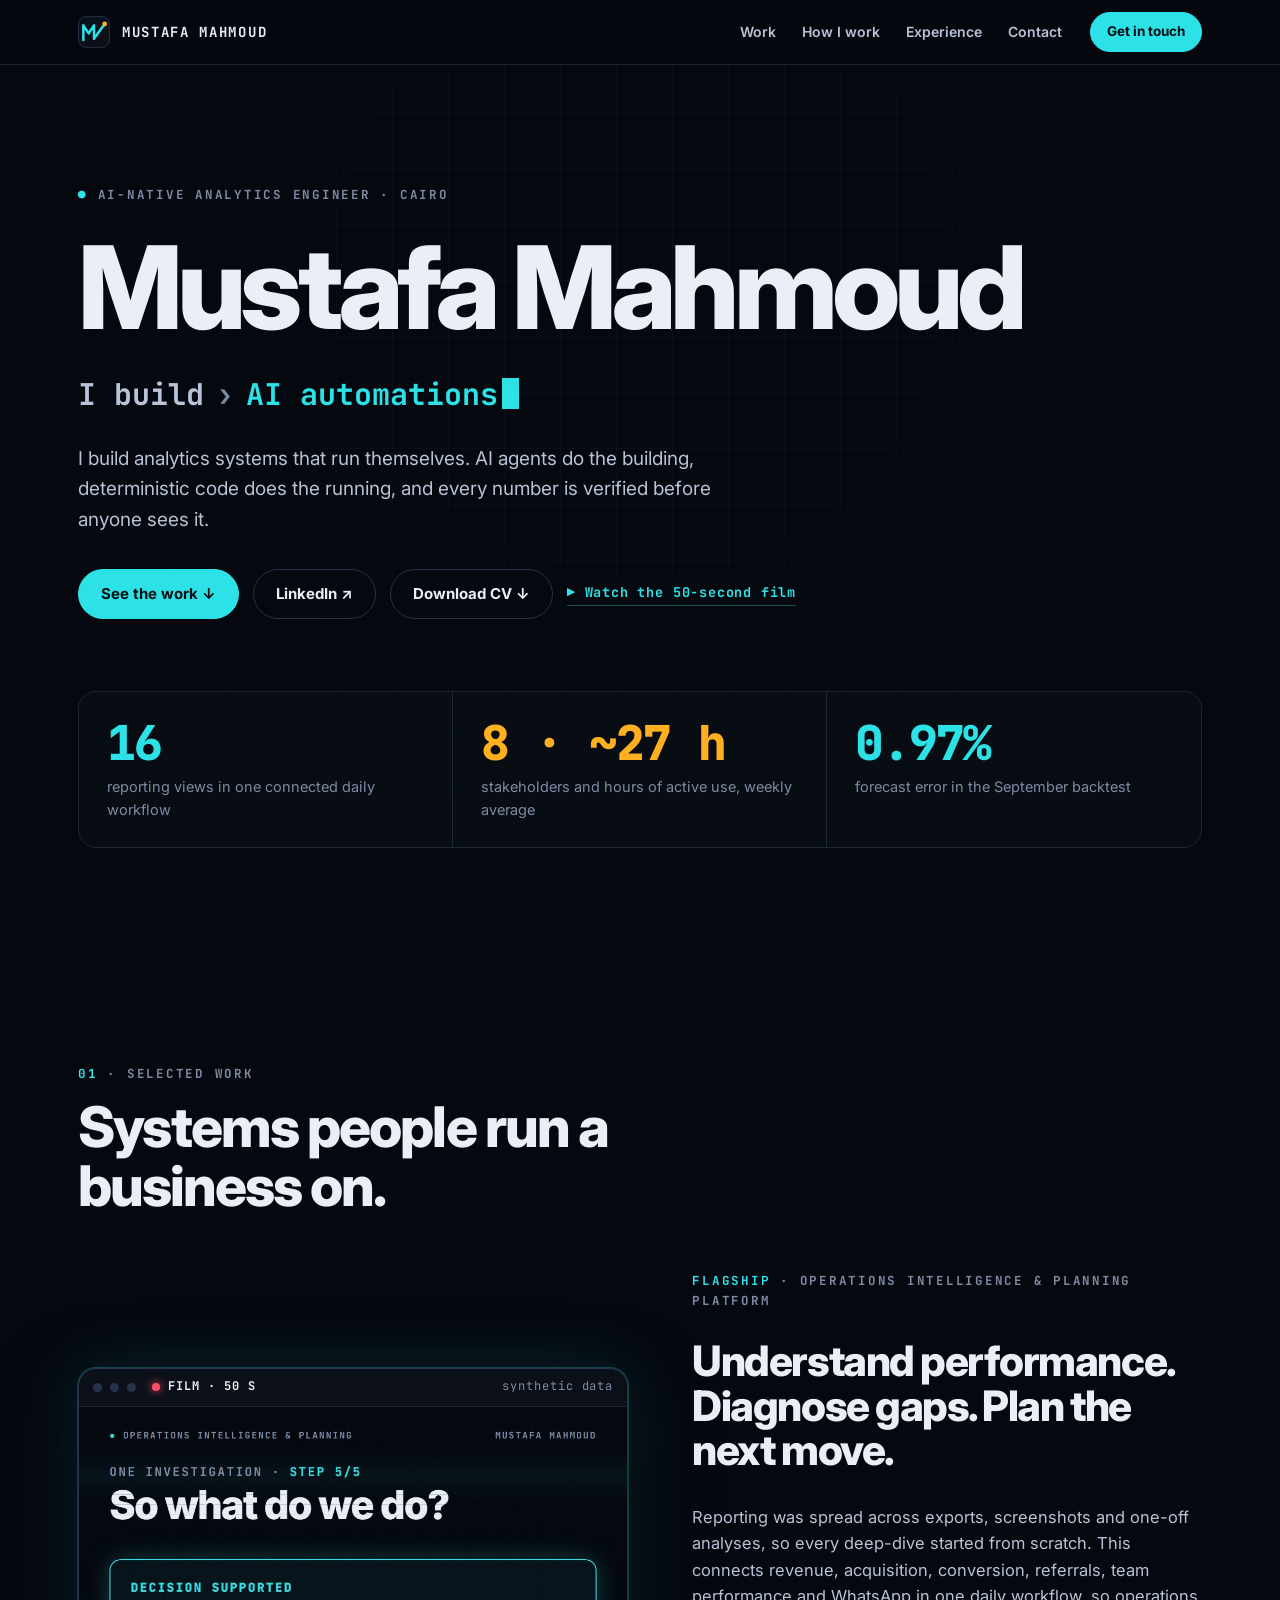
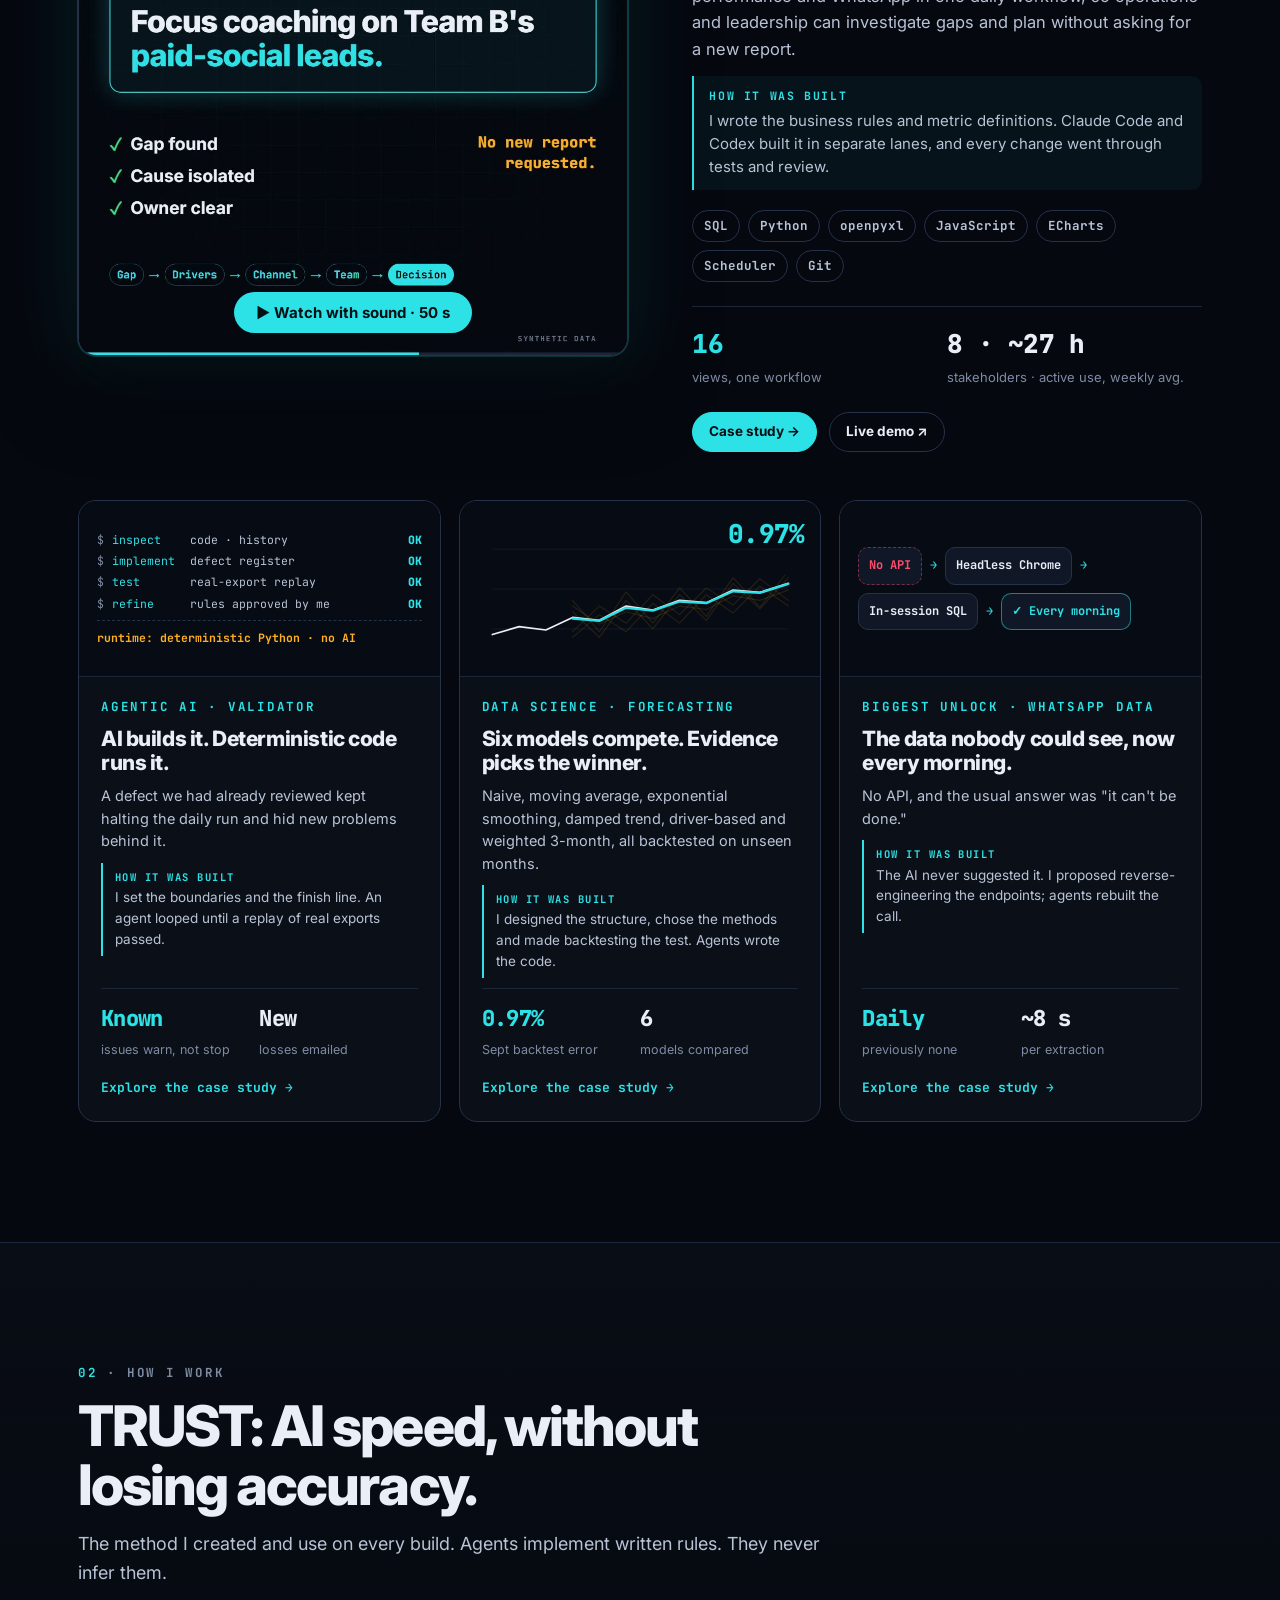
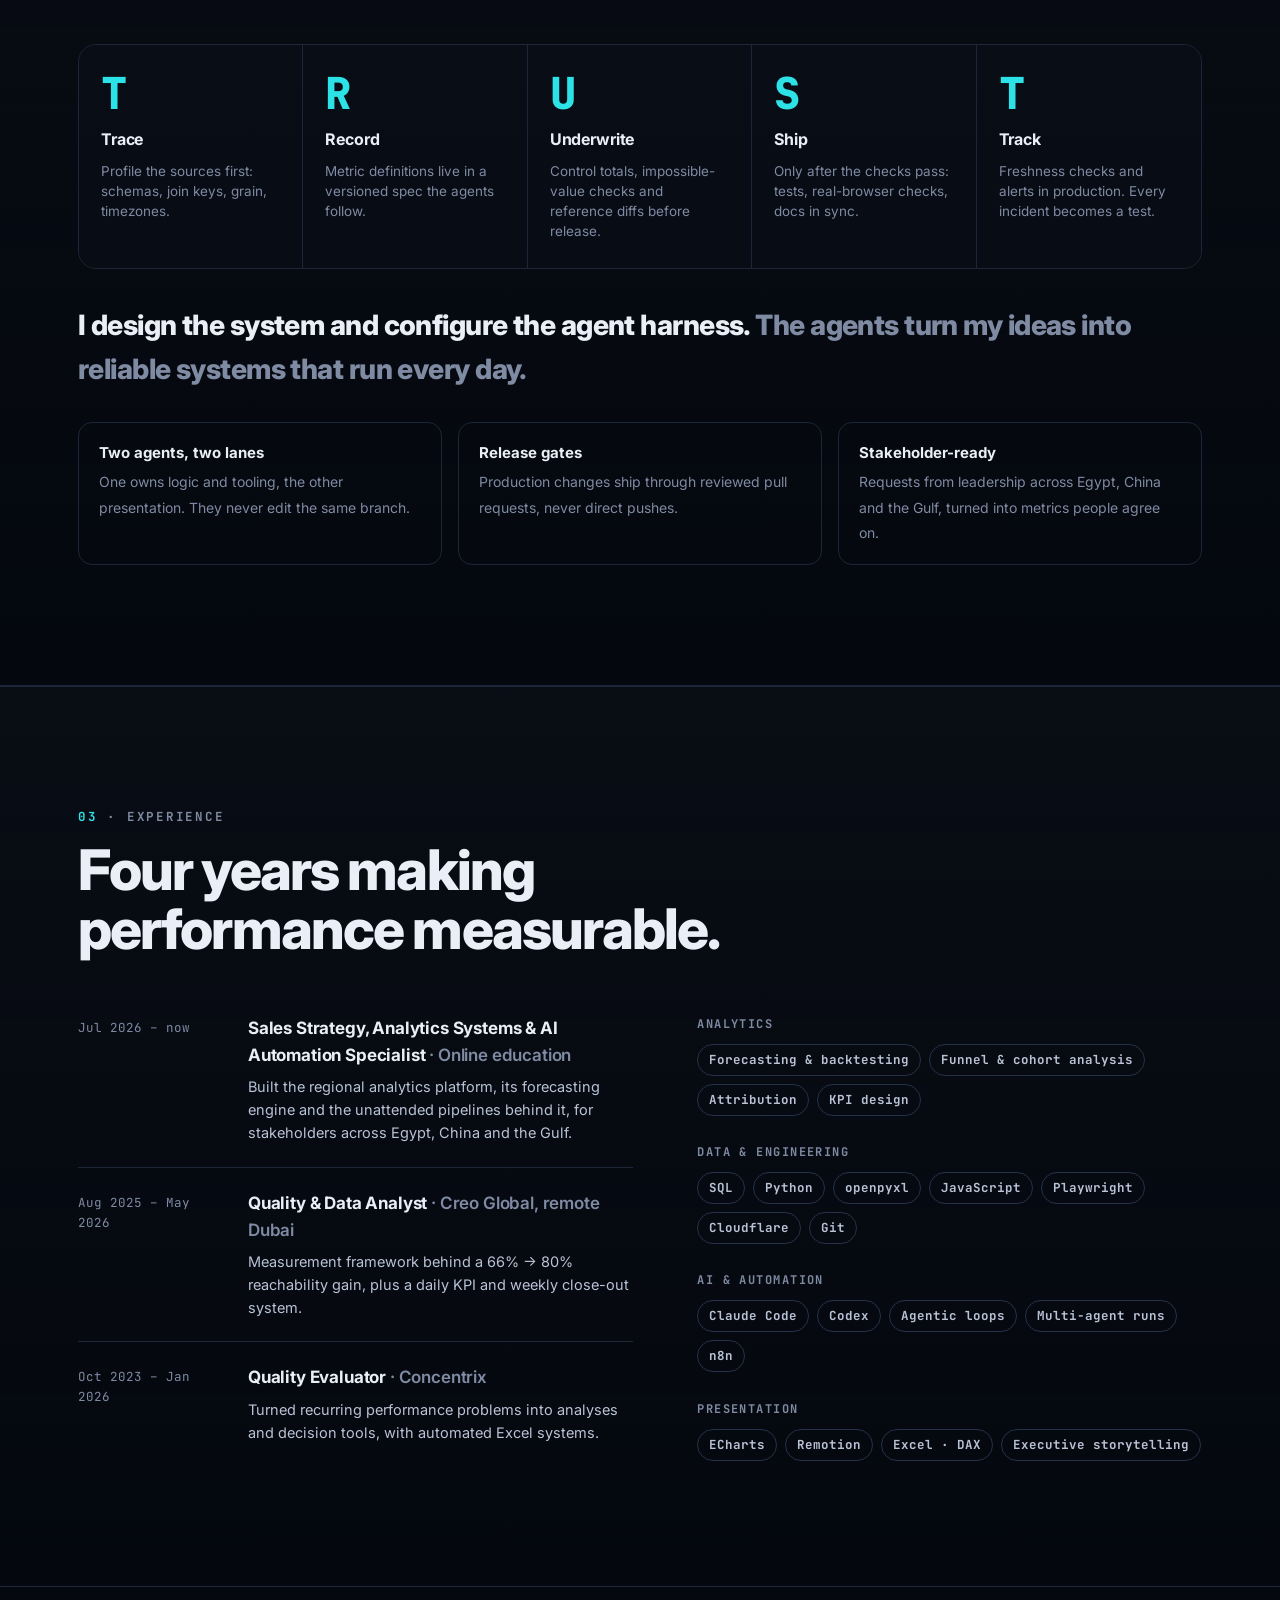
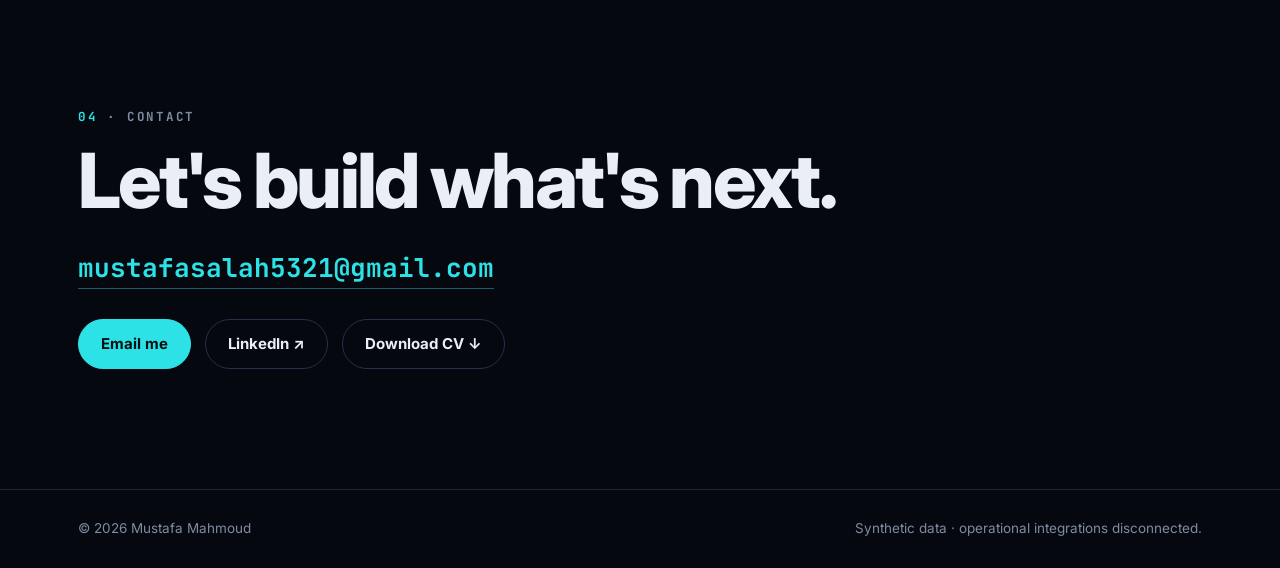
<file: index.html>
<!doctype html>
<html lang="en">
<head>
<meta charset="utf-8">
<meta name="viewport" content="width=device-width,initial-scale=1">
<meta name="robots" content="noindex,nofollow">
<title>Mustafa Mahmoud | AI-Native Analytics Engineer</title>
<meta name="description" content="Mustafa Mahmoud designs analytics systems and configures the agents that build them: an operations intelligence and planning platform, a forecasting engine where six models compete, and the daily pipelines behind them.">
<meta property="og:type" content="website">
<meta property="og:title" content="Mustafa Mahmoud | AI-Native Analytics Engineer">
<meta property="og:description" content="Mustafa Mahmoud designs analytics systems and configures the agents that build them: an operations intelligence and planning platform, a forecasting engine where six models compete, and the daily pipelines behind them.">
<meta property="og:url" content="https://mustafasalah7.github.io/Portfolio-website/">
<meta property="og:image" content="https://mustafasalah7.github.io/Portfolio-website/assets/og.png">
<meta property="og:image:width" content="1200">
<meta property="og:image:height" content="630">
<meta name="twitter:card" content="summary_large_image">
<link rel="icon" type="image/svg+xml" href="assets/logo.svg">
<link rel="preconnect" href="https://fonts.googleapis.com">
<link rel="preconnect" href="https://fonts.gstatic.com" crossorigin>
<link href="https://fonts.googleapis.com/css2?family=Inter:wght@400;500;600;700;800&family=JetBrains+Mono:wght@500;700;800&display=swap" rel="stylesheet">
<style>
:root{
  --bg:#05080f;--bg2:#080d17;--surface:#0b1018;--surface2:#101827;--line:#1c2638;--line2:#26324a;
  --ink:#e9eef7;--ink2:#b9c3d6;--dim:#7f8ba3;--cyan:#2de2e6;--amber:#ffb020;--red:#ff4d6d;
  --sans:'Inter',system-ui,sans-serif;--mono:'JetBrains Mono',ui-monospace,Consolas,monospace;
}
*{box-sizing:border-box;margin:0;padding:0}
html{scroll-behavior:smooth;scroll-padding-top:72px}
body{background:var(--bg);color:var(--ink);font-family:var(--sans);line-height:1.6;font-size:16px;-webkit-font-smoothing:antialiased}
a{color:inherit}
img,video{display:block;max-width:100%}
.wrap{max-width:1180px;margin:0 auto;padding:0 28px}
.mono{font-family:var(--mono)}
.eyebrow{font-family:var(--mono);font-size:12.5px;font-weight:700;letter-spacing:.14em;text-transform:uppercase;color:var(--dim)}
.eyebrow b{color:var(--cyan);font-weight:700}
h1,h2,h3{letter-spacing:-.035em;line-height:1.05}
section{position:relative;padding:120px 0}
.sec-head{margin-bottom:56px;max-width:760px}
.sec-head h2{font-size:clamp(34px,4.6vw,56px);font-weight:800;margin-top:14px}
.sec-head p{color:var(--ink2);font-size:18px;margin-top:16px}

/* grid backdrop + scan line */
.grid-bg{position:fixed;inset:0;pointer-events:none;z-index:0;
  background-image:linear-gradient(rgba(45,226,230,.04) 1px,transparent 1px),linear-gradient(90deg,rgba(45,226,230,.04) 1px,transparent 1px);
  background-size:56px 56px;mask-image:radial-gradient(ellipse at 50% 30%,#000 25%,transparent 80%)}
main,header,footer{position:relative;z-index:1}

/* nav */
header{position:sticky;top:0;z-index:20;background:rgba(5,8,15,.82);backdrop-filter:blur(10px);border-bottom:1px solid var(--line)}
.nav{display:flex;align-items:center;height:64px;gap:28px}
.brand{font-family:var(--mono);font-weight:700;font-size:14px;letter-spacing:.12em;text-decoration:none}
.brand i{display:inline-block;width:8px;height:8px;border-radius:50%;background:var(--cyan);margin-right:10px;box-shadow:0 0 12px var(--cyan)}
.nav nav{margin-left:auto;display:flex;gap:26px;font-size:14px;font-weight:600;color:var(--ink2)}
.nav nav a{text-decoration:none}.nav nav a:hover{color:var(--ink)}
.btn{display:inline-flex;align-items:center;gap:8px;font-weight:700;font-size:15px;text-decoration:none;border-radius:999px;padding:12px 22px;border:1.5px solid var(--line2);transition:border-color .2s,background .2s,transform .2s}
.btn:hover{border-color:var(--cyan);transform:translateY(-1px)}
.btn.primary{background:var(--cyan);border-color:var(--cyan);color:#041014}
.btn.primary:hover{background:#5ff0f2}
.btn.sm{padding:8px 16px;font-size:13.5px}

/* hero */
.hero{padding:120px 0 96px}
.hero h1{font-size:clamp(54px,9vw,118px);font-weight:800;letter-spacing:-.05em}
.type{font-family:var(--mono);font-size:clamp(20px,2.6vw,30px);font-weight:700;margin-top:22px;min-height:1.5em;color:var(--ink2)}
.type .arrow{color:var(--dim);margin:0 12px}
.type .word{color:var(--cyan)}
.type .caret{display:inline-block;width:.55em;height:1.05em;background:var(--cyan);vertical-align:-.15em;margin-left:4px;animation:blink 1s steps(1) infinite}
@keyframes blink{50%{opacity:0}}
.hero .lead{max-width:640px;font-size:19px;color:var(--ink2);margin-top:26px}
.hero .cta{display:flex;gap:14px;margin-top:34px;flex-wrap:wrap}
.kpis{display:grid;grid-template-columns:repeat(3,1fr);margin-top:72px;border:1px solid var(--line);border-radius:18px;overflow:hidden;background:rgba(11,16,24,.7)}
.kpis div{padding:26px 28px;border-right:1px solid var(--line)}
.kpis div:last-child{border-right:0}
.kpis b{display:block;font-family:var(--mono);font-size:clamp(34px,4vw,48px);font-weight:800;letter-spacing:-.04em;line-height:1.05}
.kpis span{display:block;color:var(--dim);font-size:14.5px;margin-top:6px}
.c{color:var(--cyan)}.a{color:var(--amber)}

/* projects */
.proj{display:grid;grid-template-columns:1.08fr 1fr;gap:64px;align-items:center;padding:64px 0;border-top:1px solid var(--line)}
.proj:first-of-type{border-top:0;padding-top:0;padding-bottom:40px}
.proj.rev .visual{order:2}
.proj h3{font-size:clamp(30px,3.4vw,42px);font-weight:800;margin:14px 0 18px}
.proj .story{display:grid;gap:14px}
.proj .story p{color:var(--ink2);font-size:16.5px}
.proj .story p b{color:var(--ink);font-weight:700}
.built{border-left:2px solid var(--cyan);background:rgba(45,226,230,.05);border-radius:0 10px 10px 0;padding:11px 15px;font-size:15px;color:var(--ink2);line-height:1.55}
.built b{display:block;font-family:var(--mono);font-size:11.5px;letter-spacing:.14em;color:var(--cyan);margin-bottom:4px}
.chips{display:flex;flex-wrap:wrap;gap:8px;margin-top:6px}
.chips span{font-family:var(--mono);font-size:12.5px;font-weight:700;color:var(--ink2);border:1px solid var(--line2);border-radius:999px;padding:5px 11px}
.outcome{display:grid;grid-template-columns:repeat(3,1fr);gap:0;margin-top:10px;border-top:1px solid var(--line)}
.outcome div{padding:16px 14px 0 0}
.outcome b{display:block;font-family:var(--mono);font-size:26px;font-weight:800;letter-spacing:-.03em}
.outcome span{display:block;font-size:13px;color:var(--dim);line-height:1.4;margin-top:4px}
.links{display:flex;gap:12px;flex-wrap:wrap;margin-top:12px}
.frame{position:relative;border:1px solid var(--line2);border-radius:18px;background:var(--surface);overflow:hidden;box-shadow:0 30px 80px rgba(0,0,0,.5),0 0 0 1px rgba(45,226,230,.04)}
.frame .bar{display:flex;align-items:center;gap:8px;height:38px;padding:0 14px;border-bottom:1px solid var(--line);font-family:var(--mono);font-size:12px;color:var(--dim);letter-spacing:.08em}
.frame .bar i{width:9px;height:9px;border-radius:50%;background:var(--line2)}
.frame .bar em{margin-left:auto;font-style:normal}
.frame video{width:100%;aspect-ratio:1/1;background:#05080f}

/* forecast chart */
.chart{padding:26px 26px 20px}
.chart svg{width:100%;height:auto;display:block}
.chart .line{fill:none;stroke-linecap:round;stroke-linejoin:round}
.chart .model{stroke:var(--amber);stroke-width:2;opacity:.55;stroke-dasharray:600;stroke-dashoffset:600;transition:stroke-dashoffset 1.4s ease, opacity .6s ease 1.6s}
.chart .win{stroke:var(--cyan);stroke-width:4;stroke-dasharray:600;stroke-dashoffset:600;transition:stroke-dashoffset 1.6s ease .3s}
.chart .act{stroke:var(--ink);stroke-width:3;stroke-dasharray:900;stroke-dashoffset:900;transition:stroke-dashoffset 1.2s ease}
.in .chart .model{stroke-dashoffset:0;opacity:.12}
.in .chart .win,.in .chart .act{stroke-dashoffset:0}
.chart .legend{display:flex;flex-wrap:wrap;gap:6px 18px;margin-top:14px;font-family:var(--mono);font-size:12px;color:var(--dim)}
.chart .legend s{color:#3d4964}
.chart .legend b{color:var(--cyan)}
.badge{position:absolute;right:22px;top:58px;text-align:right;font-family:var(--mono)}
.badge b{display:block;font-size:44px;font-weight:800;color:var(--cyan);letter-spacing:-.04em;line-height:1}
.badge span{font-size:11.5px;color:var(--dim);letter-spacing:.1em}

/* flow diagram */
.flow{padding:30px 26px;display:grid;gap:14px}
.node{display:flex;align-items:center;gap:16px;border:1px solid var(--line2);border-radius:14px;padding:16px 18px;background:var(--surface2);position:relative}
.node .ic{flex:none;width:42px;height:42px;border-radius:11px;display:grid;place-items:center;font-family:var(--mono);font-weight:800;font-size:13px;color:var(--cyan);border:1px solid rgba(45,226,230,.35);background:rgba(45,226,230,.07)}
.node b{display:block;font-size:15.5px}.node span{font-size:13.5px;color:var(--dim)}
.node.no{border-style:dashed;opacity:.75}.node.no .ic{color:var(--red);border-color:rgba(255,77,109,.4);background:rgba(255,77,109,.07)}
.node.ok{border-color:rgba(45,226,230,.45);box-shadow:0 0 30px rgba(45,226,230,.08)}
.pipe{height:22px;width:2px;margin-left:38px;background:var(--line2);position:relative;overflow:hidden}
.pipe::after{content:'';position:absolute;left:0;top:-10px;width:2px;height:10px;background:var(--cyan);box-shadow:0 0 8px var(--cyan);animation:drop 1.4s linear infinite}
@keyframes drop{to{top:22px}}

/* terminal */
.term{padding:24px 26px;font-family:var(--mono);font-size:13.5px;line-height:1.9}
.term .r{display:flex;gap:14px}
.term .p{color:var(--dim)}.term .k{color:var(--cyan);width:88px;flex:none}.term .v{color:var(--ink2);flex:1}.term .ok{color:var(--cyan);font-weight:800}
.term hr{border:0;border-top:1px dashed var(--line2);margin:14px 0}
.term .rt{color:var(--amber);font-weight:700}
.term .rule{display:flex;gap:10px;color:var(--ink2)}.term .rule em{font-style:normal;width:76px;flex:none;color:var(--dim)}

/* how I work */
.band{border-top:1px solid var(--line);border-bottom:1px solid var(--line);background:linear-gradient(180deg,rgba(11,16,24,.6),rgba(5,8,15,0))}
.trust{display:grid;grid-template-columns:repeat(5,1fr);border:1px solid var(--line);border-radius:18px;overflow:hidden}
.trust>div{padding:26px 22px;border-right:1px solid var(--line);background:rgba(11,16,24,.55)}
.trust>div:last-child{border-right:0}
.trust .L{font-family:var(--mono);font-size:44px;font-weight:800;color:var(--cyan);line-height:1}
.trust h4{font-size:16px;margin:12px 0 8px;letter-spacing:-.01em}
.trust p{font-size:13.5px;color:var(--dim);line-height:1.5}
.tagline{margin-top:34px;font-size:clamp(20px,2.4vw,28px);font-weight:800;letter-spacing:-.02em}
.tagline span{color:var(--dim)}
.rules{display:grid;grid-template-columns:repeat(3,1fr);gap:16px;margin-top:30px}
.rules div{border:1px solid var(--line);border-radius:14px;padding:18px 20px}
.rules b{display:block;font-size:15px;margin-bottom:4px}.rules span{font-size:14px;color:var(--dim)}

/* more work */
.tiles{display:grid;grid-template-columns:repeat(4,1fr);gap:16px}
.tile{border:1px solid var(--line);border-radius:16px;padding:24px 22px;background:var(--surface);display:flex;flex-direction:column;gap:10px;text-decoration:none;transition:border-color .2s,transform .2s}
.tile:hover{border-color:var(--line2);transform:translateY(-2px)}
.tile b{font-family:var(--mono);font-size:30px;font-weight:800;letter-spacing:-.03em}
.tile h4{font-size:16.5px;letter-spacing:-.01em}
.tile p{font-size:14px;color:var(--dim)}
.tile .go{margin-top:auto;font-family:var(--mono);font-size:12.5px;color:var(--cyan);font-weight:700}

/* experience + skills */
.xp{display:grid;grid-template-columns:1.1fr 1fr;gap:64px}
.job{display:grid;grid-template-columns:150px 1fr;gap:20px;padding:22px 0;border-top:1px solid var(--line)}
.job:first-child{border-top:0;padding-top:0}
.job .d{font-family:var(--mono);font-size:12.5px;color:var(--dim);padding-top:3px}
.job h4{font-size:17px;letter-spacing:-.01em}.job h4 span{color:var(--dim);font-weight:600}
.job p{font-size:14.5px;color:var(--ink2);margin-top:6px}
.skills{display:grid;gap:22px}
.skills h5{font-family:var(--mono);font-size:12px;letter-spacing:.12em;text-transform:uppercase;color:var(--dim);margin-bottom:10px;font-weight:700}

/* contact */
.contact{text-align:left}
.contact h2{font-size:clamp(40px,6vw,76px);font-weight:800}
.contact .mail{display:inline-block;margin-top:26px;font-family:var(--mono);font-size:clamp(18px,2.4vw,26px);font-weight:700;color:var(--cyan);text-decoration:none;border-bottom:1px solid rgba(45,226,230,.4)}
footer{border-top:1px solid var(--line);padding:28px 0;color:var(--dim);font-size:13.5px}
footer .wrap{display:flex;justify-content:space-between;gap:20px;flex-wrap:wrap}

/* reveal */
.rv{opacity:0;transform:translateY(24px);transition:opacity .8s ease,transform .8s ease}
.rv.in{opacity:1;transform:none}

@media (max-width:980px){
  section{padding:84px 0}
  .proj,.xp{grid-template-columns:1fr;gap:34px}
  .proj.rev .visual{order:0}
  .trust{grid-template-columns:1fr 1fr}.trust>div{border-bottom:1px solid var(--line)}
  .tiles{grid-template-columns:1fr 1fr}
  .rules{grid-template-columns:1fr}
  .nav nav{display:none}
}
@media (max-width:620px){
  .wrap{padding:0 16px}
  .hero{padding:72px 0 64px}
  .kpis{grid-template-columns:1fr}.kpis div{border-right:0;border-bottom:1px solid var(--line)}
  .tiles,.trust{grid-template-columns:1fr}
  .outcome{grid-template-columns:1fr 1fr}
  .job{grid-template-columns:1fr;gap:4px}
  .badge b{font-size:32px}
  .frame .bar em{display:none}
}
/* launch film */
.frame.filmframe{box-shadow:0 30px 80px rgba(0,0,0,.5),0 0 0 1px rgba(45,226,230,.28),0 0 70px rgba(45,226,230,.16)}
.filmwrap{position:relative}
.filmwrap video{width:100%;aspect-ratio:1/1;background:#05080f;display:block}
.rec{display:inline-flex;align-items:center;gap:8px;margin-left:8px;color:var(--ink);font-weight:700}
.rec b{width:8px;height:8px;border-radius:50%;background:#ff4d6d;box-shadow:0 0 8px #ff4d6d;animation:recblink 1.4s infinite}
@keyframes recblink{50%{opacity:.25}}
.soundon{position:absolute;left:50%;bottom:22px;transform:translateX(-50%);display:inline-flex;align-items:center;gap:8px;font:700 15px/1 var(--sans);color:#041014;background:var(--cyan);border:0;border-radius:999px;padding:13px 22px;cursor:pointer;white-space:nowrap;animation:soundpulse 2.2s infinite}
.soundon:hover{filter:brightness(1.12)}
.soundon.big{bottom:50%;transform:translate(-50%,50%);font-size:18px;padding:17px 30px}
.soundon[hidden]{display:none}
@keyframes soundpulse{0%{box-shadow:0 10px 30px rgba(0,0,0,.5),0 0 0 0 rgba(45,226,230,.55)}70%{box-shadow:0 10px 30px rgba(0,0,0,.5),0 0 0 18px rgba(45,226,230,0)}100%{box-shadow:0 10px 30px rgba(0,0,0,.5),0 0 0 0 rgba(45,226,230,0)}}
.filmlink{align-self:center;font-family:var(--mono);font-size:13.5px;font-weight:700;letter-spacing:.06em;color:var(--cyan);text-decoration:none;border-bottom:1px solid rgba(45,226,230,.35);padding-bottom:2px}
.filmlink:hover{border-color:var(--cyan)}
/* compact project cards */
.outcome.two{grid-template-columns:repeat(2,1fr)}
.pgrid{display:grid;grid-template-columns:repeat(3,1fr);gap:18px;margin-top:8px}
.pcard{display:flex;flex-direction:column;border:1px solid var(--line2);border-radius:18px;background:var(--surface);overflow:hidden;text-decoration:none;color:inherit;transition:transform .25s ease,border-color .25s ease,box-shadow .25s ease}
.pcard:hover{transform:translateY(-4px);border-color:var(--cyan);box-shadow:0 24px 60px rgba(0,0,0,.45),0 0 40px rgba(45,226,230,.1)}
.pv{height:176px;border-bottom:1px solid var(--line);background:#070b13;position:relative;overflow:hidden;display:flex;align-items:center}
.pb{padding:20px 22px 22px;display:flex;flex-direction:column;gap:10px;flex:1}
.pcard h4{font-size:21px;font-weight:800;letter-spacing:-.02em;line-height:1.15}
.pcard p{font-size:14.5px;color:var(--ink2);line-height:1.55}
.pcard .hb{font-size:13.5px;border-left:2px solid var(--cyan);padding:6px 0 6px 12px;color:var(--ink2)}
.pcard .hb b{display:block;font-family:var(--mono);font-size:10.5px;letter-spacing:.14em;color:var(--cyan);margin-bottom:2px}
.ps{display:grid;grid-template-columns:1fr 1fr;border-top:1px solid var(--line);padding-top:12px;margin-top:auto}
.ps b{display:block;font-family:var(--mono);font-size:22px;font-weight:800;letter-spacing:-.03em}
.ps span{font-size:12.5px;color:var(--dim)}
.pcard .go{font-family:var(--mono);font-size:13px;font-weight:700;color:var(--cyan);margin-top:6px}
.pcard:hover .go{text-decoration:underline}
.mterm{padding:16px 18px;font-family:var(--mono);font-size:11.5px;line-height:1.85;width:100%;color:var(--ink2)}
.mterm div{display:flex;gap:8px}.mterm i{font-style:normal;color:var(--dim)}.mterm em{font-style:normal;color:var(--cyan);width:70px;flex:none}
.mterm u{text-decoration:none;margin-left:auto;color:var(--cyan);font-weight:800}
.mterm .rt{color:var(--amber);font-weight:700;margin-top:6px;border-top:1px dashed var(--line2);padding-top:6px}
.mchart{padding:14px 16px;width:100%}.mchart svg{height:148px;width:100%}
.mbadge{position:absolute;right:16px;top:12px;font-family:var(--mono);font-weight:800;font-size:26px;color:var(--cyan);letter-spacing:-.03em}
.mflow{display:flex;flex-wrap:wrap;align-items:center;gap:8px;padding:18px;font-family:var(--mono);font-size:12px;font-weight:700}
.mflow span{border:1px solid var(--line2);border-radius:10px;padding:8px 10px;background:var(--surface2);color:var(--ink)}
.mflow span.no{border-style:dashed;color:var(--red);border-color:rgba(255,77,109,.45)}
.mflow span.ok{color:var(--cyan);border-color:rgba(45,226,230,.5)}
.mflow b{color:var(--cyan)}
@media (max-width:1000px){.pgrid{grid-template-columns:1fr}.pv{height:auto;min-height:150px}}
@media (prefers-reduced-motion:reduce){
  *{animation:none!important;transition:none!important;scroll-behavior:auto!important}
  .rv{opacity:1;transform:none}
  .chart .model,.chart .win,.chart .act{stroke-dashoffset:0}
}
.brand{display:inline-flex;align-items:center}.brand svg.logo{width:32px;height:32px;margin-right:12px;flex:none;transition:transform .25s}.brand:hover svg.logo{transform:rotate(-6deg) scale(1.06)}
</style>
</head>
<body>
<div class="grid-bg" aria-hidden="true"></div>

<header>
  <div class="wrap nav">
    <a class="brand" href="#top"><svg class="logo" viewBox="0 0 48 48" aria-hidden="true"><rect x="1" y="1" width="46" height="46" rx="11" fill="#0b1018" stroke="#26324a" stroke-width="1.5"/><polyline points="8,36 8,14 16,26 24,14 24,34 40,12" fill="none" stroke="#2de2e6" stroke-width="3.8" stroke-linecap="round" stroke-linejoin="round"/><circle cx="40" cy="12" r="3.6" fill="#ffb020"/></svg>MUSTAFA MAHMOUD</a>
    <nav aria-label="Primary">
      <a href="#work">Work</a><a href="#how">How I work</a><a href="#experience">Experience</a><a href="#contact">Contact</a>
    </nav>
    <a class="btn sm primary" href="#contact">Get in touch</a>
  </div>
</header>

<main id="top">
<section class="hero">
  <div class="wrap">
    <div class="eyebrow"><b>●</b> AI-native analytics engineer · Cairo</div>
    <h1 style="margin-top:22px">Mustafa Mahmoud</h1>
    <div class="type" aria-label="I build AI automations, agentic AI systems, revenue operations analytics, forecasting engines, data pipelines that run themselves, and dashboards leaders trust.">
      <span aria-hidden="true">I build<span class="arrow">›</span><span class="word" id="tw"></span><span class="caret"></span></span>
    </div>
    <p class="lead">I build analytics systems that run themselves. AI agents do the building, deterministic code does the running, and every number is verified before anyone sees it.</p>
    <div class="cta">
      <a class="btn primary" href="#work">See the work ↓</a>
      <a class="btn" href="https://www.linkedin.com/in/mustafa-mahmoud-0bbb10228" target="_blank" rel="noopener">LinkedIn ↗</a>
      <a class="btn" href="assets/Mustafa_Mahmoud_CV.pdf" download>Download CV ↓</a>
      <a class="filmlink" href="#film">▶ Watch the 50-second film</a>
    </div>
    <div class="kpis rv">
      <div><b class="c">16</b><span>reporting views in one connected daily workflow</span></div>
      <div><b class="a">8 · ~27 h</b><span>stakeholders and hours of active use, weekly average</span></div>
      <div><b class="c">0.97%</b><span>forecast error in the September backtest</span></div>
    </div>
  </div>
</section>

<section id="work">
  <div class="wrap">
    <div class="sec-head rv">
      <div class="eyebrow"><b>01</b> · Selected work</div>
      <h2>Systems people run a business on.</h2>
    </div>

    <!-- Flagship -->
    <article class="proj rv">
      <div class="visual">
        <div class="frame filmframe" data-film id="film"><div class="bar"><i></i><i></i><i></i><span class="rec"><b></b>FILM · 50 S</span><em>synthetic data</em></div><div class="filmwrap"><video src="assets/launch.mp4" poster="assets/launch-poster.jpg" muted loop playsinline preload="none"></video><button class="soundon" type="button">▶ Watch with sound · 50 s</button></div></div>
      </div>
      <div class="story">
        <div class="eyebrow"><b>Flagship</b> · Operations Intelligence &amp; Planning Platform</div>
        <h3>Understand performance. Diagnose gaps. Plan the next move.</h3>
        <p>Reporting was spread across exports, screenshots and one-off analyses, so every deep-dive started from scratch. This connects revenue, acquisition, conversion, referrals, team performance and WhatsApp in one daily workflow, so operations and leadership can investigate gaps and plan without asking for a new report.</p>
        <div class="built"><b>HOW IT WAS BUILT</b>I wrote the business rules and metric definitions. Claude Code and Codex built it in separate lanes, and every change went through tests and review.</div>
        <div class="chips"><span>SQL</span><span>Python</span><span>openpyxl</span><span>JavaScript</span><span>ECharts</span><span>Scheduler</span><span>Git</span></div>
        <div class="outcome two">
          <div><b class="c">16</b><span>views, one workflow</span></div>
                    <div><b>8 · ~27 h</b><span>stakeholders · active use, weekly avg.</span></div>
        </div>
        <div class="links"><a class="btn sm primary" href="platform.html">Case study →</a><a class="btn sm" href="demo/" target="_blank" rel="noopener">Live demo ↗</a></div>
      </div>
    </article>

    <div class="pgrid rv">
      <a class="pcard" href="validator.html">
        <div class="pv"><div class="mterm"><div><i>$</i><em>inspect</em>code · history<u>OK</u></div><div><i>$</i><em>implement</em>defect register<u>OK</u></div><div><i>$</i><em>test</em>real-export replay<u>OK</u></div><div><i>$</i><em>refine</em>rules approved by me<u>OK</u></div><div class="rt">runtime: deterministic Python · no AI</div></div></div>
        <div class="pb">
          <div class="eyebrow"><b>Agentic AI · Validator</b></div>
          <h4>AI builds it. Deterministic code runs it.</h4>
          <p>A defect we had already reviewed kept halting the daily run and hid new problems behind it.</p>
          <p class="hb"><b>HOW IT WAS BUILT</b>I set the boundaries and the finish line. An agent looped until a replay of real exports passed.</p>
          <div class="ps"><div><b class="c">Known</b><span>issues warn, not stop</span></div><div><b>New</b><span>losses emailed</span></div></div>
          <span class="go">Explore the case study →</span>
        </div>
      </a>
      <a class="pcard" href="forecasting.html">
        <div class="pv"><div class="chart mchart"><svg viewBox="0 0 520 260" role="img" aria-label="Six forecasting methods tested against actual revenue; the weighted three-month method tracks actuals most closely.">
              <g stroke="#1c2638" stroke-width="1"><line x1="0" x2="520" y1="60" y2="60"/><line x1="0" x2="520" y1="130" y2="130"/><line x1="0" x2="520" y1="200" y2="200"/></g>
              <path class="line act" d="M0 210 L47 196 L94 202 L141 180 L188 185 L235 160 L282 167 L329 150 L376 154 L423 132 L470 136 L520 120"/>
              <path class="line model" d="M141 150 L188 205 L235 135 L282 190 L329 128 L376 178 L423 110 L470 162 L520 98"/>
              <path class="line model" d="M141 205 L188 160 L235 190 L282 140 L329 175 L376 128 L423 158 L470 112 L520 150"/>
              <path class="line model" d="M141 170 L188 215 L235 150 L282 200 L329 140 L376 185 L423 120 L470 165 L520 110"/>
              <path class="line model" d="M141 215 L188 175 L235 205 L282 155 L329 190 L376 140 L423 172 L470 125 L520 160"/>
              <path class="line model" d="M141 160 L188 192 L235 170 L282 182 L329 160 L376 166 L423 142 L470 150 L520 132"/>
              <path class="line win" d="M141 182 L188 186 L235 163 L282 168 L329 152 L376 155 L423 134 L470 137 L520 121"/>
            </svg><div class="mbadge">0.97%</div></div></div>
        <div class="pb">
          <div class="eyebrow"><b>Data science · Forecasting</b></div>
          <h4>Six models compete. Evidence picks the winner.</h4>
          <p>Naive, moving average, exponential smoothing, damped trend, driver-based and weighted 3-month, all backtested on unseen months.</p>
          <p class="hb"><b>HOW IT WAS BUILT</b>I designed the structure, chose the methods and made backtesting the test. Agents wrote the code.</p>
          <div class="ps"><div><b class="c">0.97%</b><span>Sept backtest error</span></div><div><b>6</b><span>models compared</span></div></div>
          <span class="go">Explore the case study →</span>
        </div>
      </a>
      <a class="pcard" href="whatsapp.html">
        <div class="pv"><div class="mflow"><span class="no">No API</span><b>→</b><span>Headless Chrome</span><b>→</b><span>In-session SQL</span><b>→</b><span class="ok">✓ Every morning</span></div></div>
        <div class="pb">
          <div class="eyebrow"><b>Biggest unlock · WhatsApp data</b></div>
          <h4>The data nobody could see, now every morning.</h4>
          <p>No API, and the usual answer was "it can't be done."</p>
          <p class="hb"><b>HOW IT WAS BUILT</b>The AI never suggested it. I proposed reverse-engineering the endpoints; agents rebuilt the call.</p>
          <div class="ps"><div><b class="c">Daily</b><span>previously none</span></div><div><b>~8 s</b><span>per extraction</span></div></div>
          <span class="go">Explore the case study →</span>
        </div>
      </a>
    </div>
  </div>
</section>

<section id="how" class="band">
  <div class="wrap">
    <div class="sec-head rv">
      <div class="eyebrow"><b>02</b> · How I work</div>
      <h2>TRUST: AI speed, without losing accuracy.</h2>
      <p>The method I created and use on every build. Agents implement written rules. They never infer them.</p>
    </div>
    <div class="trust rv">
      <div><div class="L">T</div><h4>Trace</h4><p>Profile the sources first: schemas, join keys, grain, timezones.</p></div>
      <div><div class="L">R</div><h4>Record</h4><p>Metric definitions live in a versioned spec the agents follow.</p></div>
      <div><div class="L">U</div><h4>Underwrite</h4><p>Control totals, impossible-value checks and reference diffs before release.</p></div>
      <div><div class="L">S</div><h4>Ship</h4><p>Only after the checks pass: tests, real-browser checks, docs in sync.</p></div>
      <div><div class="L">T</div><h4>Track</h4><p>Freshness checks and alerts in production. Every incident becomes a test.</p></div>
    </div>
    <p class="tagline rv">I design the system and configure the agent harness. <span>The agents turn my ideas into reliable systems that run every day.</span></p>
    <div class="rules rv">
      <div><b>Two agents, two lanes</b><span>One owns logic and tooling, the other presentation. They never edit the same branch.</span></div>
      <div><b>Release gates</b><span>Production changes ship through reviewed pull requests, never direct pushes.</span></div>
      <div><b>Stakeholder-ready</b><span>Requests from leadership across Egypt, China and the Gulf, turned into metrics people agree on.</span></div>
    </div>
  </div>
</section>
<section id="experience" class="band">
  <div class="wrap">
    <div class="sec-head rv">
      <div class="eyebrow"><b>03</b> · Experience</div>
      <h2>Four years making performance measurable.</h2>
    </div>
    <div class="xp rv">
      <div>
        <div class="job"><div class="d">Jul 2026 – now</div><div><h4>Sales Strategy, Analytics Systems &amp; AI Automation Specialist <span>· Online education</span></h4><p>Built the regional analytics platform, its forecasting engine and the unattended pipelines behind it, for stakeholders across Egypt, China and the Gulf.</p></div></div>
        <div class="job"><div class="d">Aug 2025 – May 2026</div><div><h4>Quality &amp; Data Analyst <span>· Creo Global, remote Dubai</span></h4><p>Measurement framework behind a 66% → 80% reachability gain, plus a daily KPI and weekly close-out system.</p></div></div>
        <div class="job"><div class="d">Oct 2023 – Jan 2026</div><div><h4>Quality Evaluator <span>· Concentrix</span></h4><p>Turned recurring performance problems into analyses and decision tools, with automated Excel systems.</p></div></div>
      </div>
      <div class="skills">
        <div><h5>Analytics</h5><div class="chips"><span>Forecasting &amp; backtesting</span><span>Funnel &amp; cohort analysis</span><span>Attribution</span><span>KPI design</span></div></div>
        <div><h5>Data &amp; engineering</h5><div class="chips"><span>SQL</span><span>Python</span><span>openpyxl</span><span>JavaScript</span><span>Playwright</span><span>Cloudflare</span><span>Git</span></div></div>
        <div><h5>AI &amp; automation</h5><div class="chips"><span>Claude Code</span><span>Codex</span><span>Agentic loops</span><span>Multi-agent runs</span><span>n8n</span></div></div>
        <div><h5>Presentation</h5><div class="chips"><span>ECharts</span><span>Remotion</span><span>Excel · DAX</span><span>Executive storytelling</span></div></div>
      </div>
    </div>
  </div>
</section>

<section id="contact" class="contact">
  <div class="wrap rv">
    <div class="eyebrow"><b>04</b> · Contact</div>
    <h2 style="margin-top:14px">Let's build what's next.</h2>
    <a class="mail" href="mailto:mustafasalah5321@gmail.com">mustafasalah5321@gmail.com</a>
    <div class="cta" style="display:flex;gap:14px;margin-top:30px;flex-wrap:wrap">
      <a class="btn primary" href="mailto:mustafasalah5321@gmail.com">Email me</a>
      <a class="btn" href="https://www.linkedin.com/in/mustafa-mahmoud-0bbb10228" target="_blank" rel="noopener">LinkedIn ↗</a>
      <a class="btn" href="assets/Mustafa_Mahmoud_CV.pdf" download>Download CV ↓</a>
    </div>
  </div>
</section>
</main>

<footer><div class="wrap"><span>© 2026 Mustafa Mahmoud</span><span>Synthetic data · operational integrations disconnected.</span></div></footer>

<script>
(function(){
  var words=['AI automations','agentic AI systems','revenue operations analytics','forecasting engines','data pipelines that run themselves','dashboards leaders trust'];
  var el=document.getElementById('tw');
  var reduce=window.matchMedia('(prefers-reduced-motion: reduce)').matches;
  if(reduce){el.textContent=words[1];}
  else{
    var w=0,i=0,del=false;
    (function tick(){
      var cur=words[w];
      i+=del?-1:1;
      el.textContent=cur.slice(0,i);
      var wait=del?32:62;
      if(!del&&i===cur.length){del=true;wait=1500}
      else if(del&&i===0){del=false;w=(w+1)%words.length;wait=280}
      setTimeout(tick,wait);
    })();
  }
  var io=new IntersectionObserver(function(es){es.forEach(function(e){if(e.isIntersecting){e.target.classList.add('in');io.unobserve(e.target)}})},{threshold:.18});
  document.querySelectorAll('.rv').forEach(function(n){io.observe(n)});
})();
</script>
<script src="assets/film.js"></script>
</body>
</html>
</file>
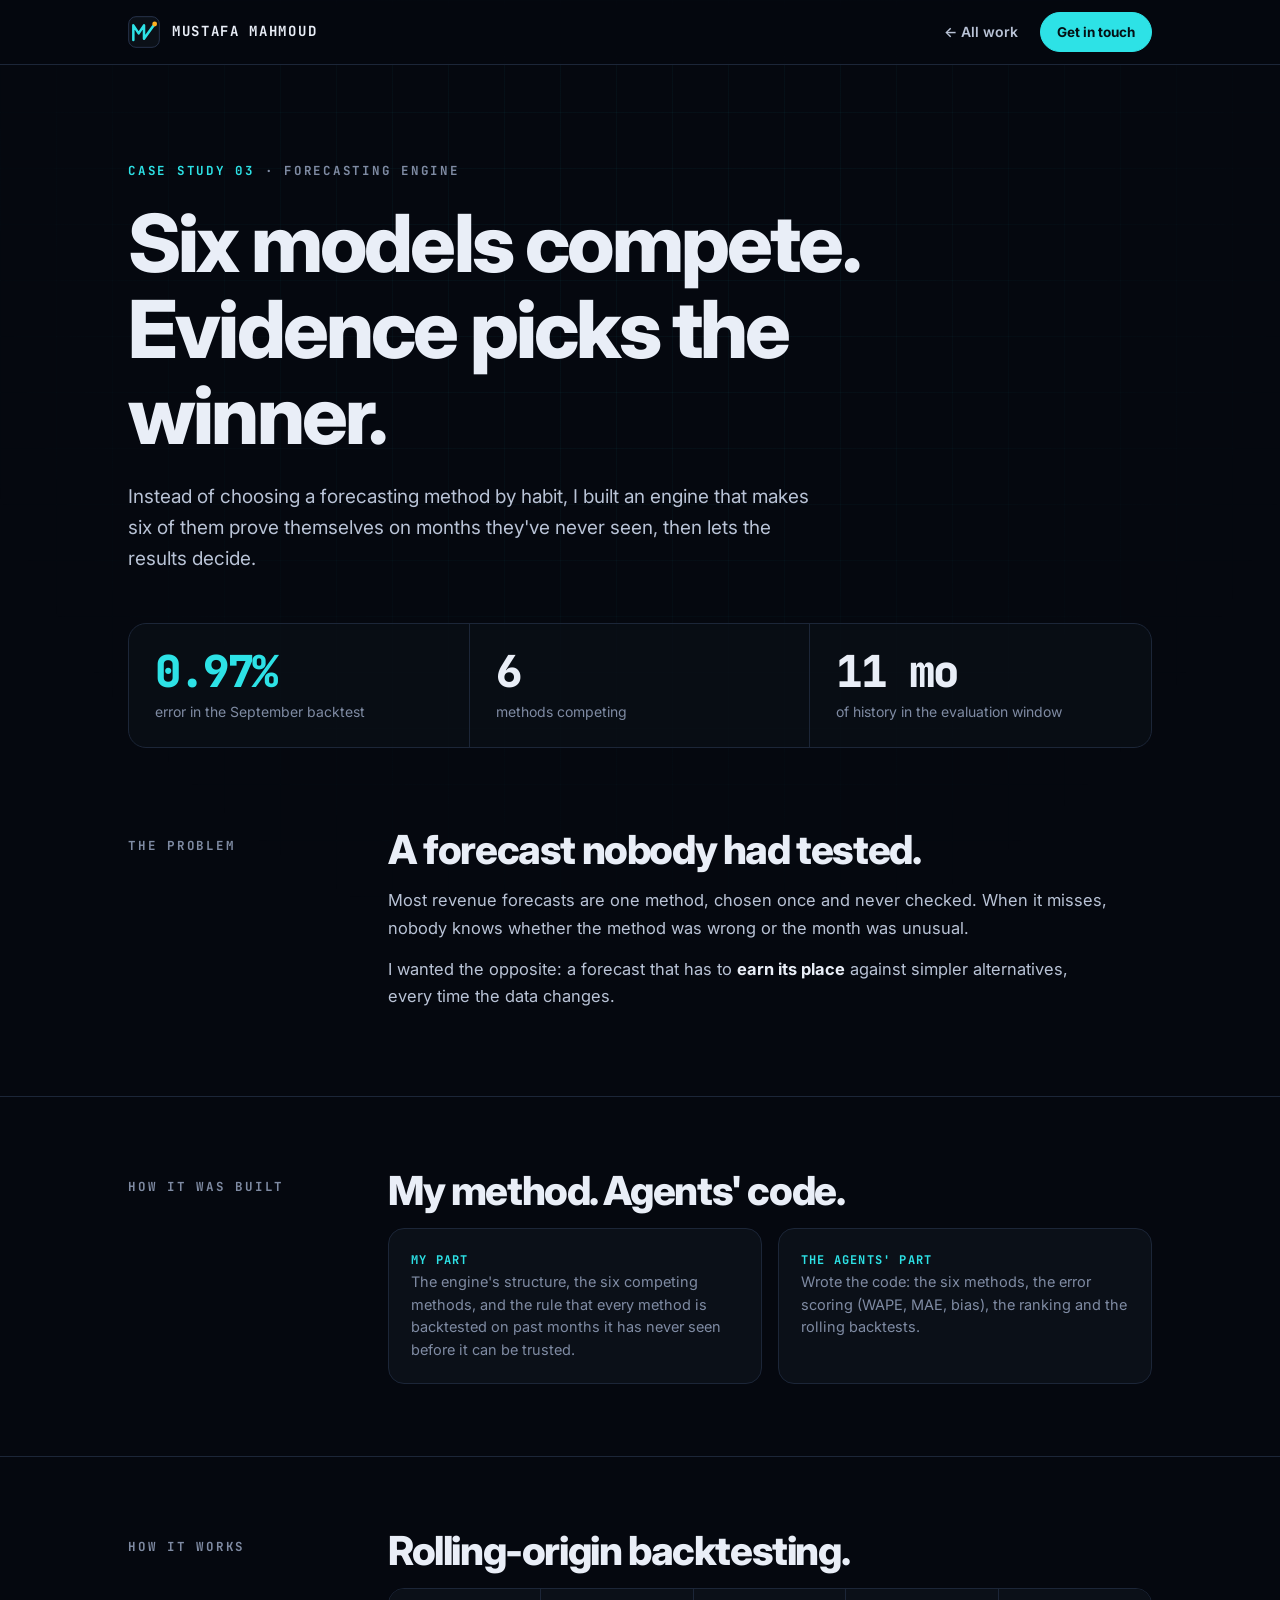
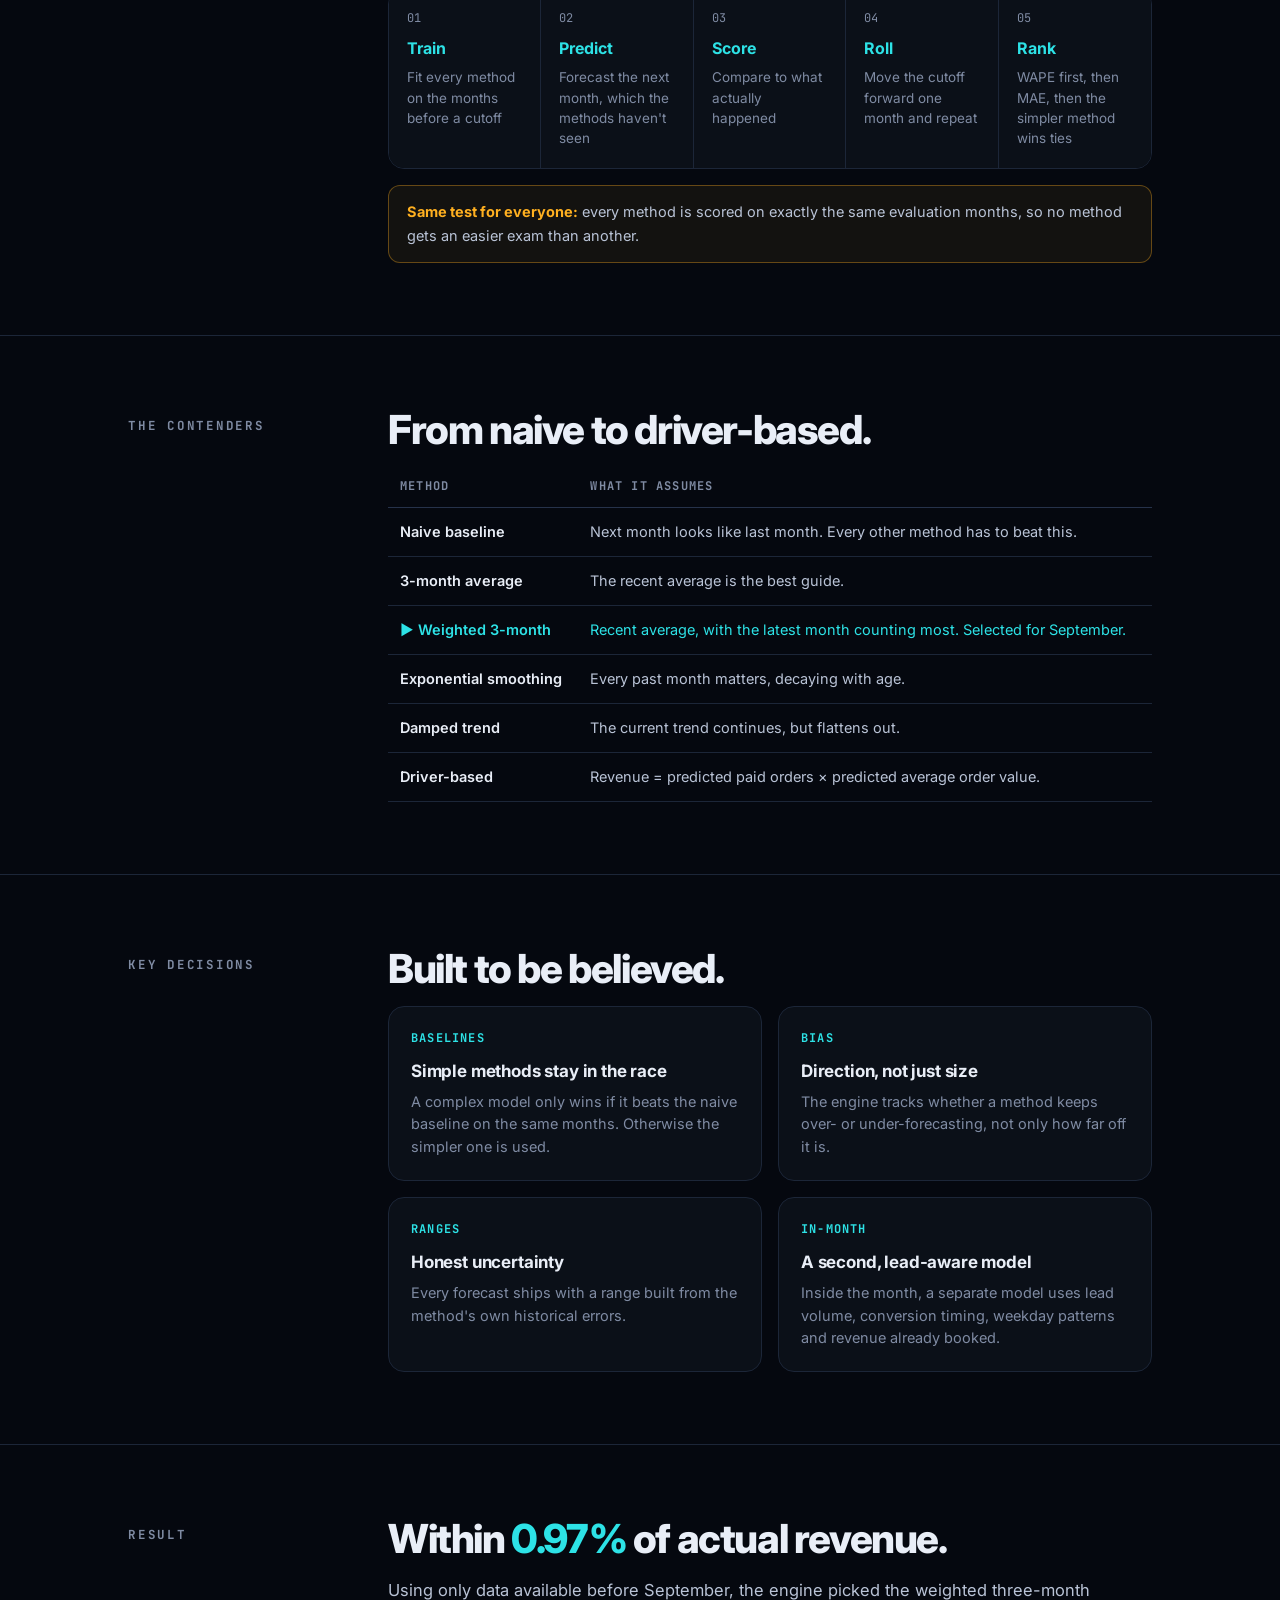
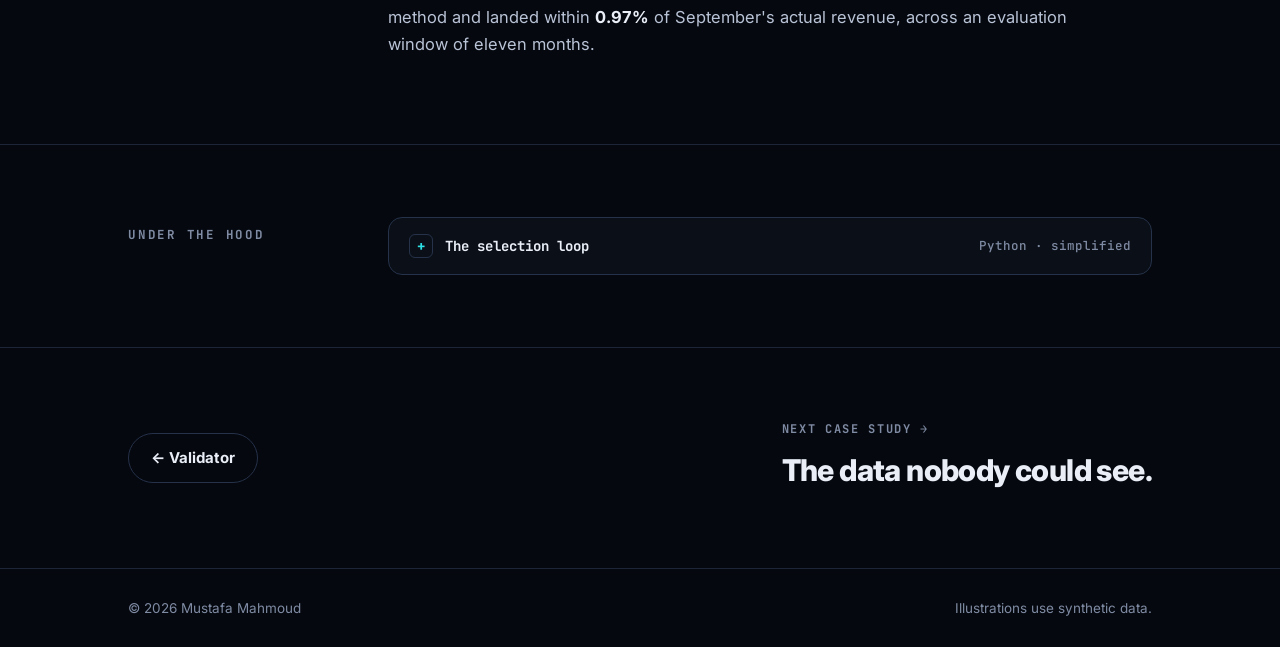
<file: forecasting.html>
<!doctype html>
<html lang="en">
<head>
<meta charset="utf-8">
<meta name="viewport" content="width=device-width,initial-scale=1">
<meta name="robots" content="noindex,nofollow">
<title>Forecasting Engine | Mustafa Mahmoud</title>
<meta name="description" content="Six forecasting models compete on months they have never seen. Evidence picks the winner: 0.97% off actual revenue in the September backtest.">
<meta property="og:type" content="website">
<meta property="og:title" content="Forecasting Engine | Mustafa Mahmoud">
<meta property="og:description" content="Six forecasting models compete on months they have never seen. Evidence picks the winner: 0.97% off actual revenue in the September backtest.">
<meta property="og:url" content="https://mustafasalah7.github.io/Portfolio-website/forecasting.html">
<meta property="og:image" content="https://mustafasalah7.github.io/Portfolio-website/assets/og.png">
<meta property="og:image:width" content="1200">
<meta property="og:image:height" content="630">
<meta name="twitter:card" content="summary_large_image">
<link rel="icon" type="image/svg+xml" href="assets/logo.svg">
<link rel="preconnect" href="https://fonts.googleapis.com">
<link rel="preconnect" href="https://fonts.gstatic.com" crossorigin>
<link href="https://fonts.googleapis.com/css2?family=Inter:wght@400;500;600;700;800&family=JetBrains+Mono:wght@500;700;800&display=swap" rel="stylesheet">
<link rel="stylesheet" href="assets/case.css">
</head>
<body>
<div class="grid-bg" aria-hidden="true"></div>
<header><div class="wrap nav"><a class="brand" href="index.html"><svg class="logo" viewBox="0 0 48 48" aria-hidden="true"><rect x="1" y="1" width="46" height="46" rx="11" fill="#0b1018" stroke="#26324a" stroke-width="1.5"/><polyline points="8,36 8,14 16,26 24,14 24,34 40,12" fill="none" stroke="#2de2e6" stroke-width="3.8" stroke-linecap="round" stroke-linejoin="round"/><circle cx="40" cy="12" r="3.6" fill="#ffb020"/></svg>MUSTAFA MAHMOUD</a><a class="back" href="index.html#work">← All work</a><a class="btn sm primary" href="index.html#contact">Get in touch</a></div></header>

<main>
<div class="wrap">
  <div class="hero">
    <div class="eyebrow"><b>Case study 03</b> · Forecasting engine</div>
    <h1>Six models compete. Evidence picks the winner.</h1>
    <p class="lead">Instead of choosing a forecasting method by habit, I built an engine that makes six of them prove themselves on months they've never seen, then lets the results decide.</p>
    <div class="kpis">
      <div><b class="c">0.97%</b><span>error in the September backtest</span></div>
      <div><b>6</b><span>methods competing</span></div>
      <div><b>11 mo</b><span>of history in the evaluation window</span></div>
    </div>
  </div>
</div>

<section class="first"><div class="wrap sh rv">
  <div class="eyebrow">The problem</div>
  <div class="prose">
    <h2>A forecast nobody had tested.</h2>
    <p>Most revenue forecasts are one method, chosen once and never checked. When it misses, nobody knows whether the method was wrong or the month was unusual.</p>
    <p>I wanted the opposite: a forecast that has to <b>earn its place</b> against simpler alternatives, every time the data changes.</p>
  </div>
</div></section>

<section><div class="wrap sh rv">
  <div class="eyebrow">How it was built</div>
  <div>
    <h2>My method. Agents' code.</h2>
    <div class="cards">
      <div class="card"><div class="k">My part</div><p>The engine's structure, the six competing methods, and the rule that every method is backtested on past months it has never seen before it can be trusted.</p></div>
      <div class="card"><div class="k">The agents' part</div><p>Wrote the code: the six methods, the error scoring (WAPE, MAE, bias), the ranking and the rolling backtests.</p></div>
    </div>
  </div>
</div></section>

<section><div class="wrap sh rv">
  <div class="eyebrow">How it works</div>
  <div>
    <h2>Rolling-origin backtesting.</h2>
    <div class="steps">
      <div><div class="n">01</div><h4>Train</h4><p>Fit every method on the months before a cutoff</p></div>
      <div><div class="n">02</div><h4>Predict</h4><p>Forecast the next month, which the methods haven't seen</p></div>
      <div><div class="n">03</div><h4>Score</h4><p>Compare to what actually happened</p></div>
      <div><div class="n">04</div><h4>Roll</h4><p>Move the cutoff forward one month and repeat</p></div>
      <div><div class="n">05</div><h4>Rank</h4><p>WAPE first, then MAE, then the simpler method wins ties</p></div>
    </div>
    <p class="note"><b>Same test for everyone:</b> every method is scored on exactly the same evaluation months, so no method gets an easier exam than another.</p>
  </div>
</div></section>

<section><div class="wrap sh rv">
  <div class="eyebrow">The contenders</div>
  <div>
    <h2>From naive to driver-based.</h2>
    <table class="t">
      <thead><tr><th>Method</th><th>What it assumes</th></tr></thead>
      <tbody>
        <tr><td>Naive baseline</td><td>Next month looks like last month. Every other method has to beat this.</td></tr>
        <tr><td>3-month average</td><td>The recent average is the best guide.</td></tr>
        <tr class="win"><td>▶ Weighted 3-month</td><td>Recent average, with the latest month counting most. Selected for September.</td></tr>
        <tr><td>Exponential smoothing</td><td>Every past month matters, decaying with age.</td></tr>
        <tr><td>Damped trend</td><td>The current trend continues, but flattens out.</td></tr>
        <tr><td>Driver-based</td><td>Revenue = predicted paid orders × predicted average order value.</td></tr>
      </tbody>
    </table>
  </div>
</div></section>

<section><div class="wrap sh rv">
  <div class="eyebrow">Key decisions</div>
  <div>
    <h2>Built to be believed.</h2>
    <div class="cards">
      <div class="card"><div class="k">Baselines</div><h4>Simple methods stay in the race</h4><p>A complex model only wins if it beats the naive baseline on the same months. Otherwise the simpler one is used.</p></div>
      <div class="card"><div class="k">Bias</div><h4>Direction, not just size</h4><p>The engine tracks whether a method keeps over- or under-forecasting, not only how far off it is.</p></div>
      <div class="card"><div class="k">Ranges</div><h4>Honest uncertainty</h4><p>Every forecast ships with a range built from the method's own historical errors.</p></div>
      <div class="card"><div class="k">In-month</div><h4>A second, lead-aware model</h4><p>Inside the month, a separate model uses lead volume, conversion timing, weekday patterns and revenue already booked.</p></div>
    </div>
  </div>
</div></section>

<section><div class="wrap sh rv">
  <div class="eyebrow">Result</div>
  <div class="prose">
    <h2>Within <span class="c">0.97%</span> of actual revenue.</h2>
    <p>Using only data available before September, the engine picked the weighted three-month method and landed within <b>0.97%</b> of September's actual revenue, across an evaluation window of eleven months.</p>
  </div>
</div></section>

<section><div class="wrap sh rv">
  <div class="eyebrow">Under the hood</div>
  <div>
    <details class="code">
      <summary>The selection loop <span>Python · simplified</span></summary>
<pre><span class="kw">def</span> backtest(history, methods, first_cutoff):
    scores = {m.name: [] <span class="kw">for</span> m <span class="kw">in</span> methods}
    <span class="kw">for</span> cutoff <span class="kw">in</span> history.months_from(first_cutoff):
        train, actual = history.before(cutoff), history.at(cutoff)
        <span class="kw">for</span> m <span class="kw">in</span> methods:                     <span class="cm"># same months for every method</span>
            scores[m.name].append((m.fit(train).predict(1), actual))
    <span class="kw">return</span> scores

<span class="kw">def</span> pick_winner(scores, simplicity):
    <span class="kw">return</span> min(scores, key=<span class="kw">lambda</span> name: (
        wape(scores[name]),                      <span class="cm"># 1. weighted absolute % error</span>
        mae(scores[name]),                       <span class="cm"># 2. then absolute error</span>
        simplicity[name],                        <span class="cm"># 3. then the simpler method</span>
    ))</pre>
      <p class="cap">A simplified sketch of the selection logic, not production code.</p>
    </details>
  </div>
</div></section>

<section><div class="wrap next">
  <a class="btn" href="validator.html">← Validator</a>
  <a class="go" href="whatsapp.html"><span>NEXT CASE STUDY →</span>The data nobody could see.</a>
</div></section>
</main>
<footer><div class="wrap"><span>© 2026 Mustafa Mahmoud</span><span>Illustrations use synthetic data.</span></div></footer>
<script src="assets/case.js"></script>
</body>
</html>
</file>
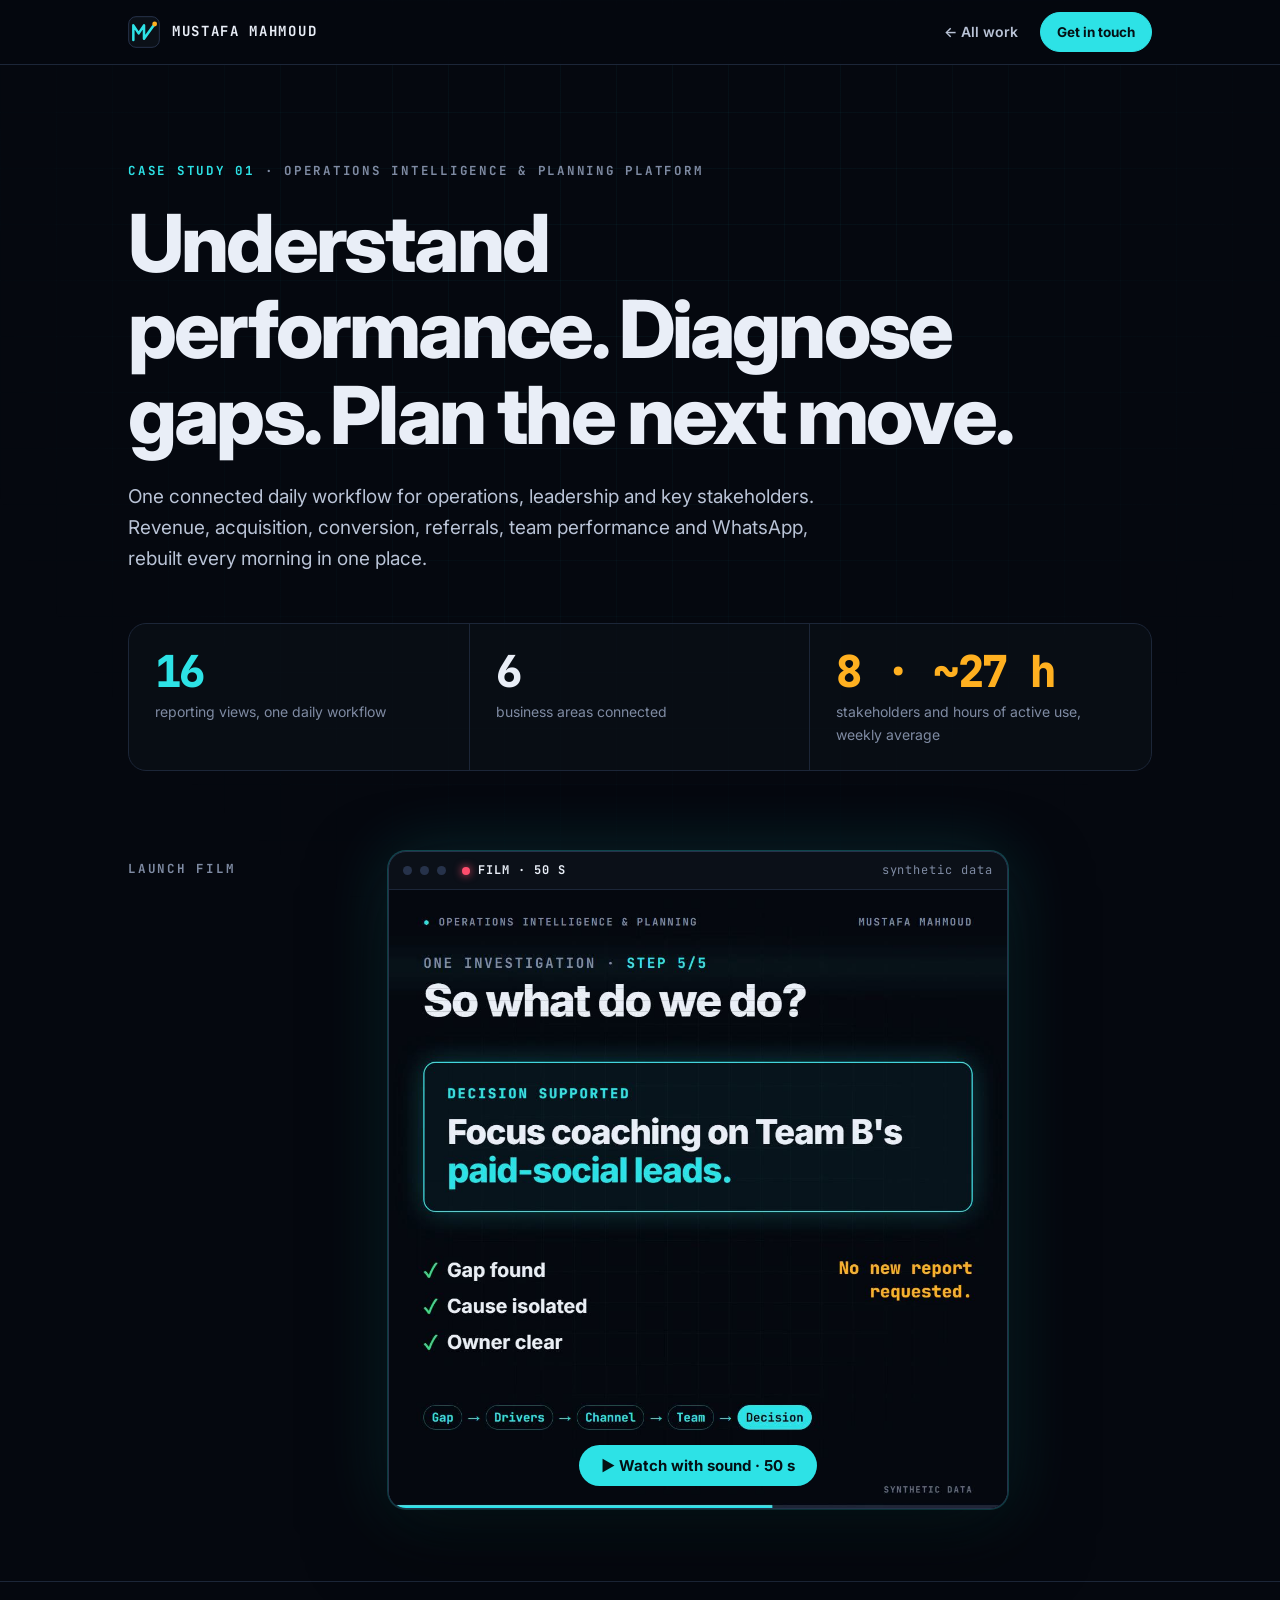
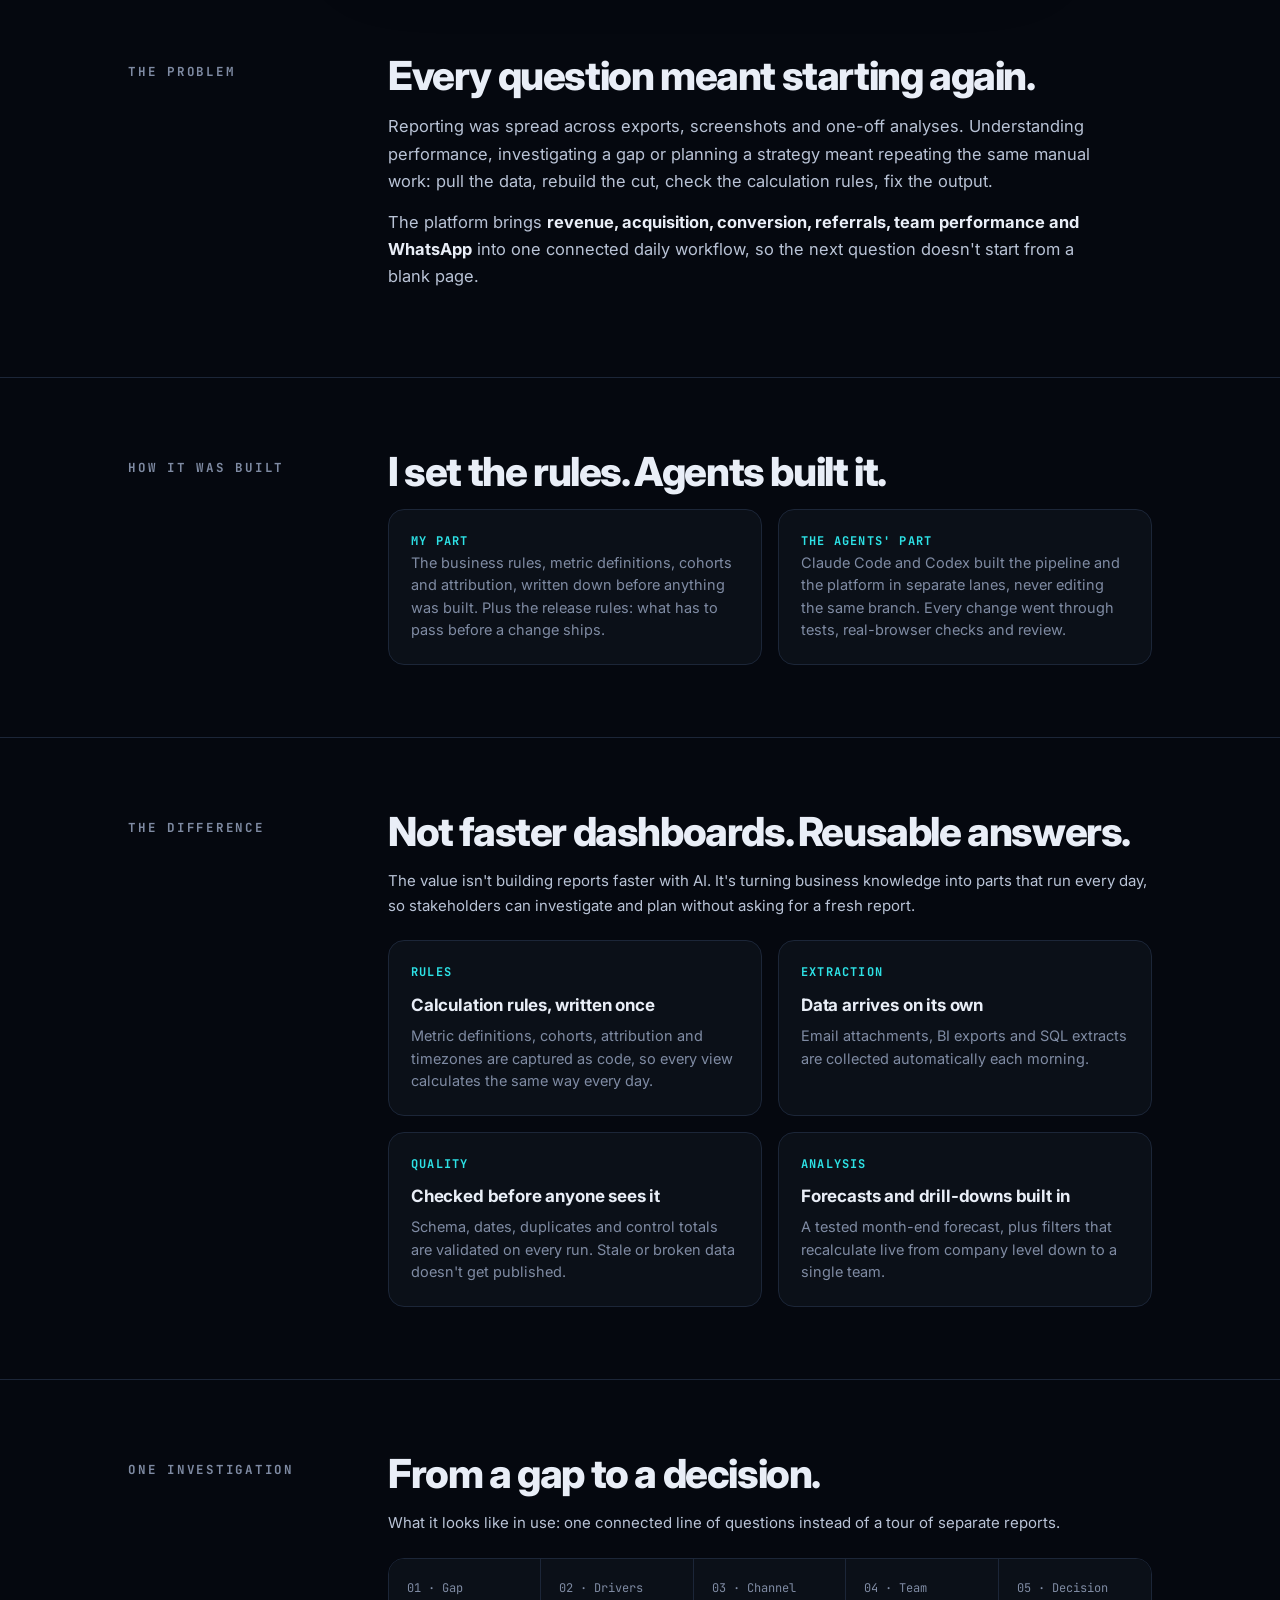
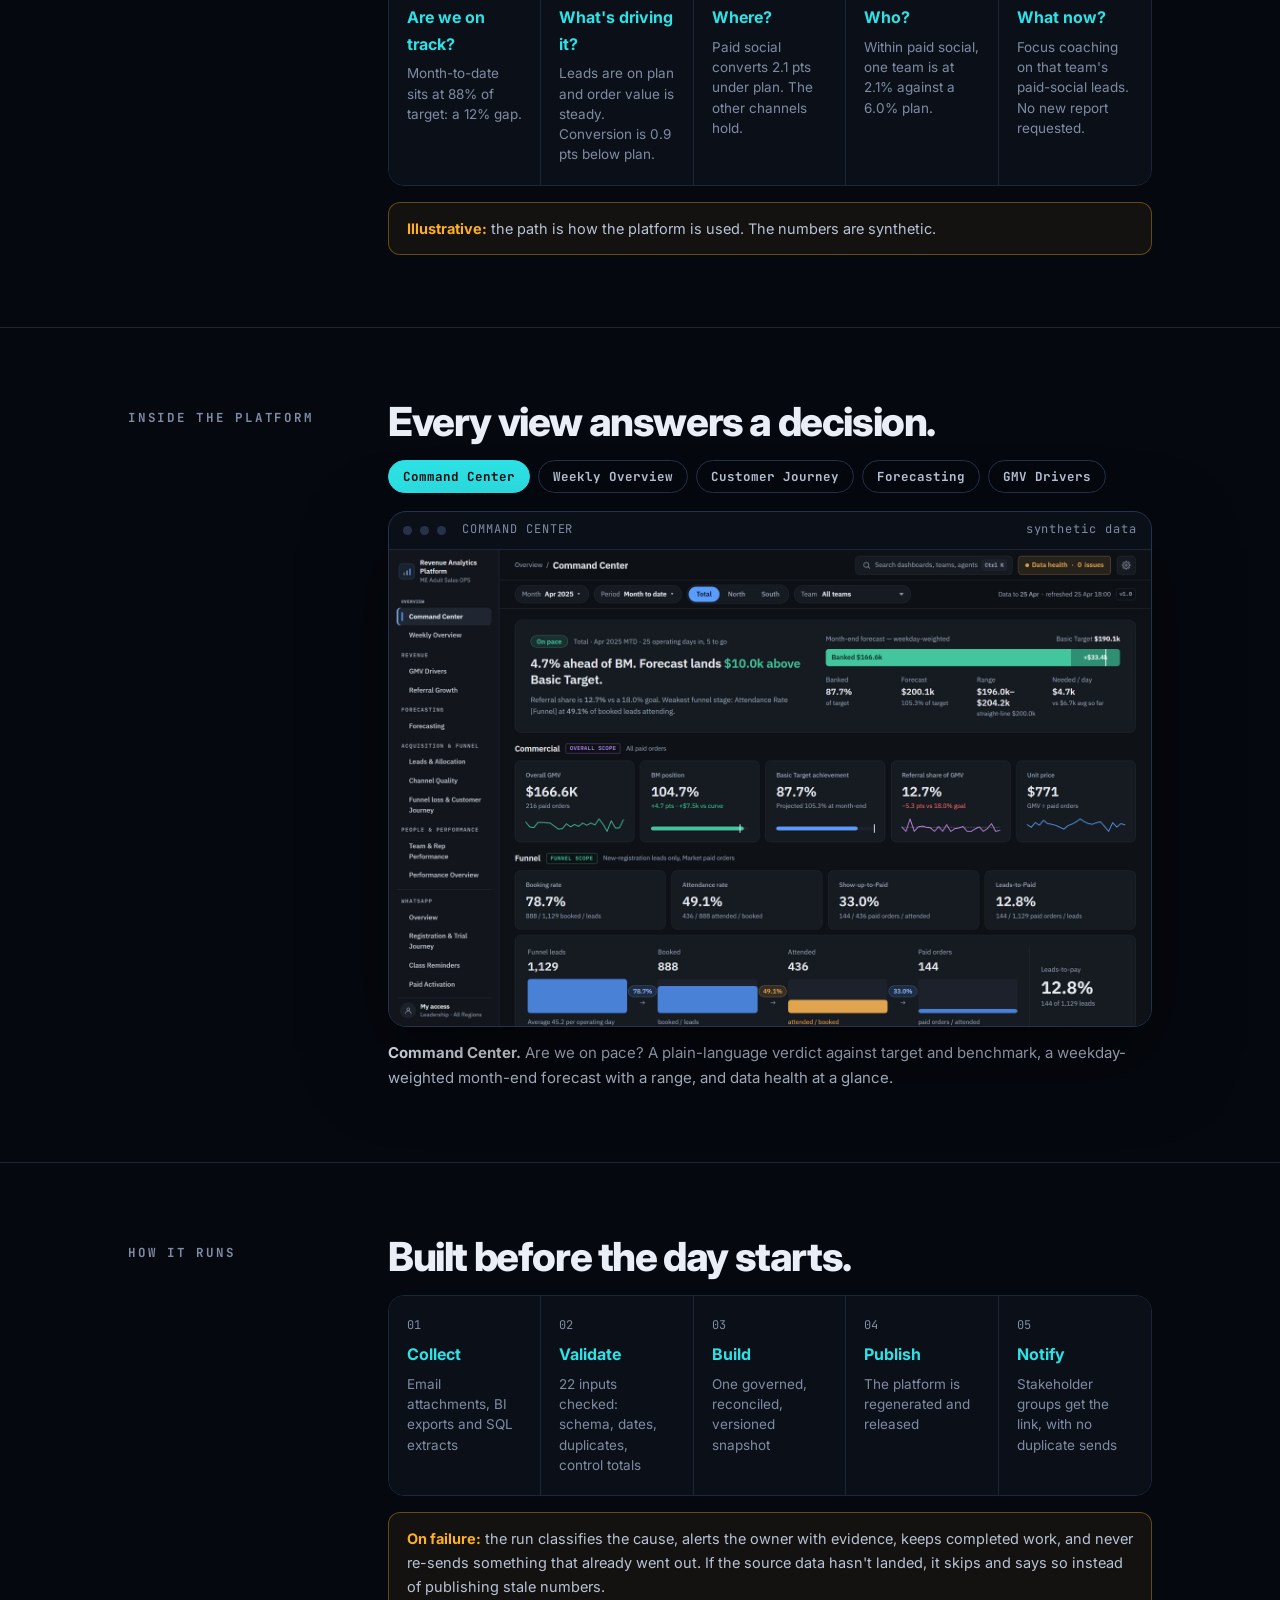
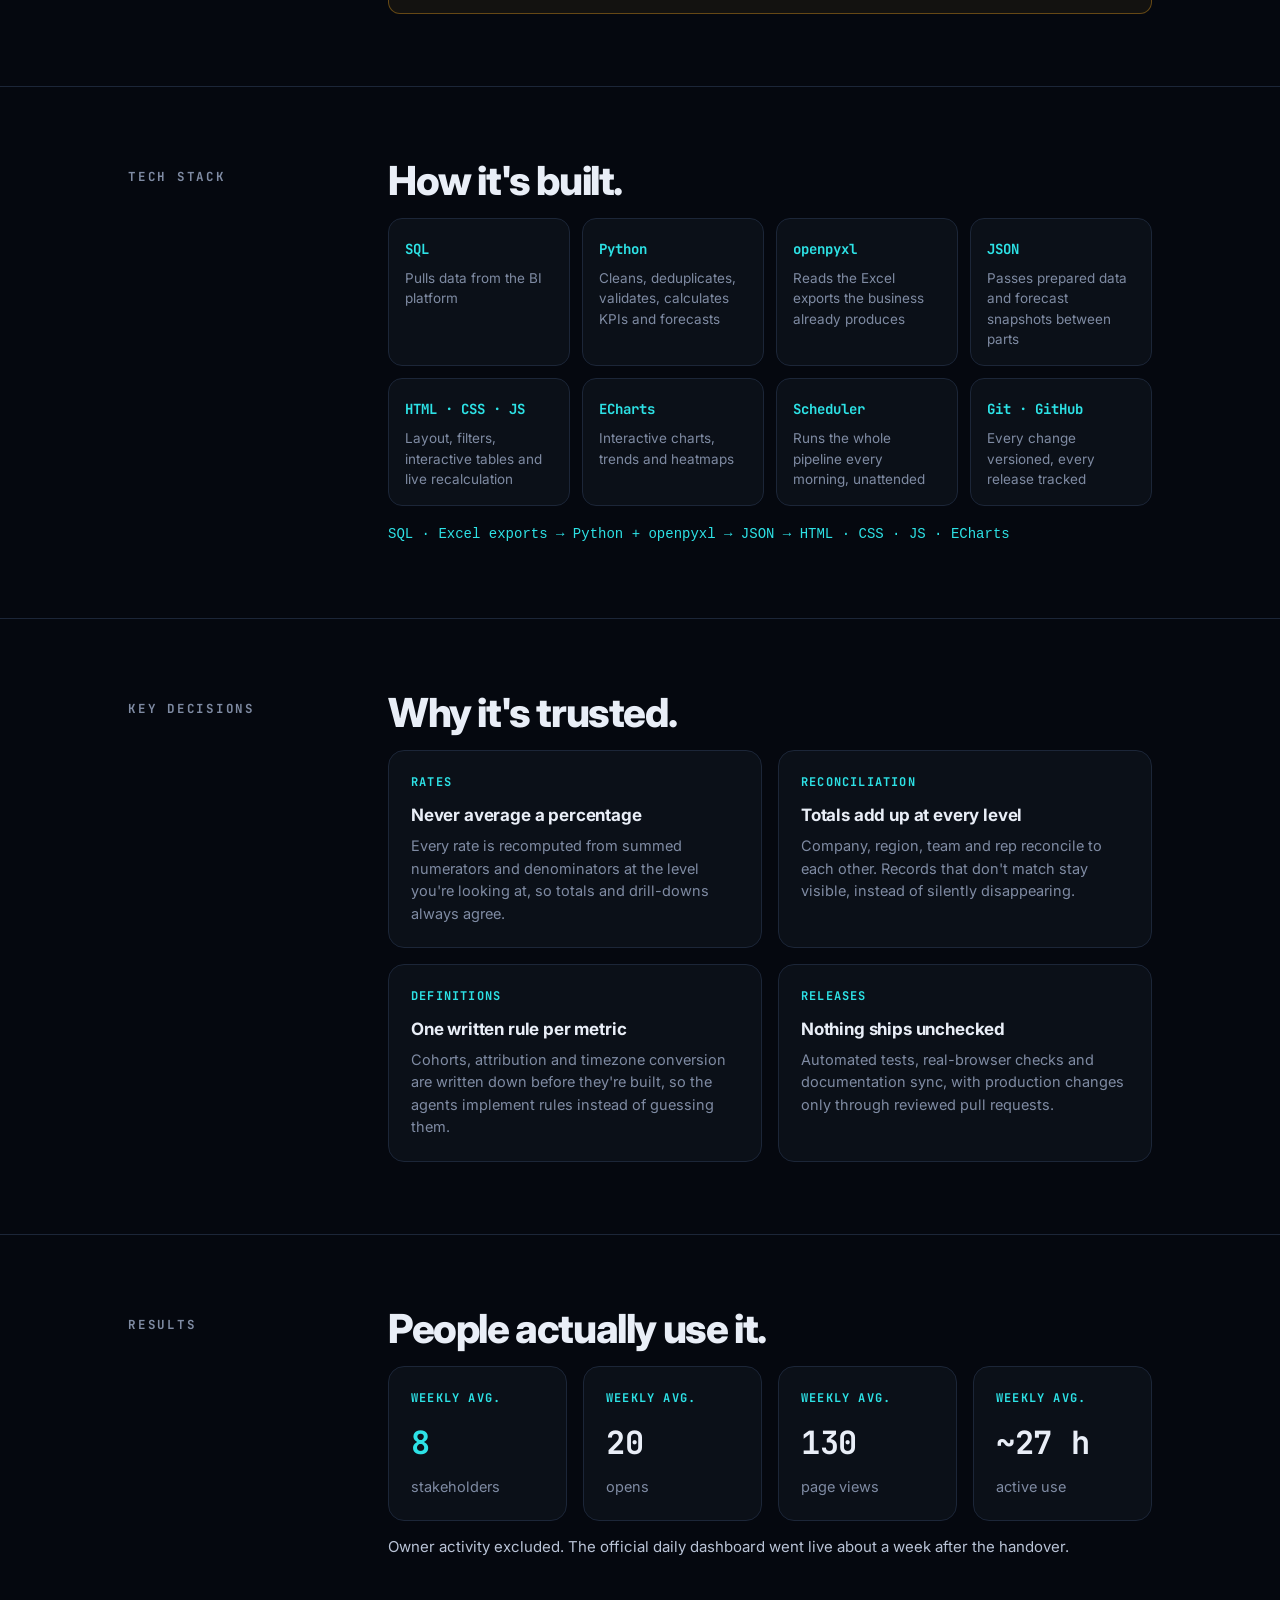
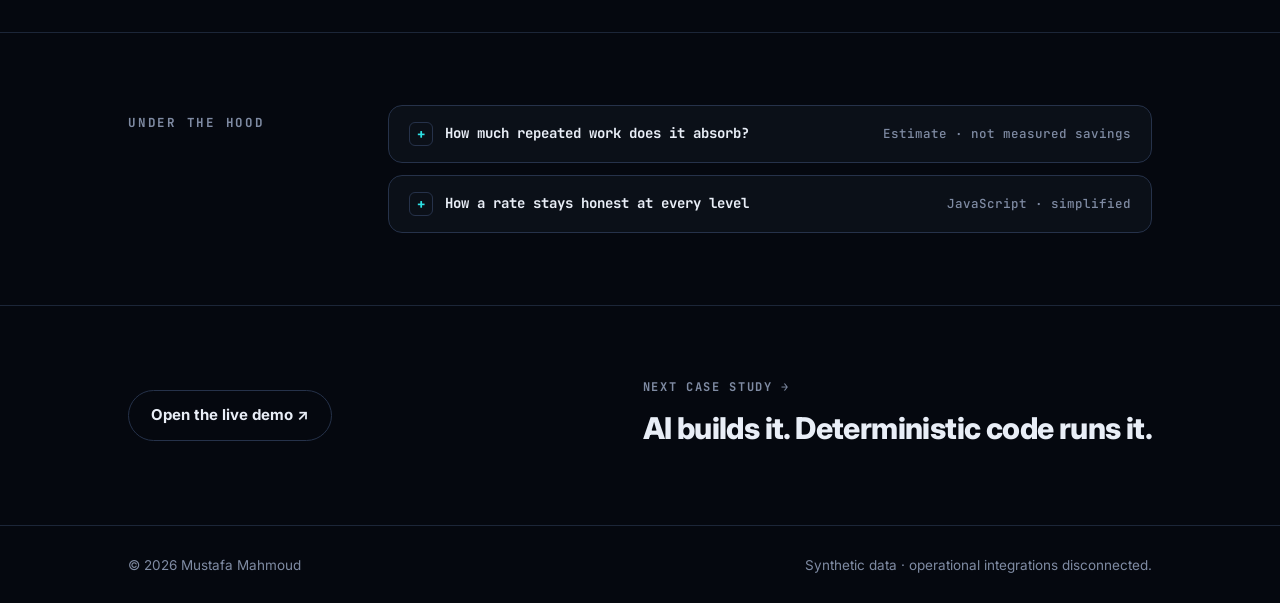
<file: platform.html>
<!doctype html>
<html lang="en">
<head>
<meta charset="utf-8">
<meta name="viewport" content="width=device-width,initial-scale=1">
<meta name="robots" content="noindex,nofollow">
<title>Operations Intelligence &amp; Planning Platform | Mustafa Mahmoud</title>
<meta name="description" content="Understand performance. Diagnose gaps. Plan the next move. One connected daily workflow for operations, leadership and stakeholders.">
<meta property="og:type" content="website">
<meta property="og:title" content="Operations Intelligence &amp; Planning Platform | Mustafa Mahmoud">
<meta property="og:description" content="Understand performance. Diagnose gaps. Plan the next move. One connected daily workflow for operations, leadership and stakeholders.">
<meta property="og:url" content="https://mustafasalah7.github.io/Portfolio-website/platform.html">
<meta property="og:image" content="https://mustafasalah7.github.io/Portfolio-website/assets/og.png">
<meta property="og:image:width" content="1200">
<meta property="og:image:height" content="630">
<meta name="twitter:card" content="summary_large_image">
<link rel="icon" type="image/svg+xml" href="assets/logo.svg">
<link rel="preconnect" href="https://fonts.googleapis.com">
<link rel="preconnect" href="https://fonts.gstatic.com" crossorigin>
<link href="https://fonts.googleapis.com/css2?family=Inter:wght@400;500;600;700;800&family=JetBrains+Mono:wght@500;700;800&display=swap" rel="stylesheet">
<link rel="stylesheet" href="assets/case.css">
</head>
<body>
<div class="grid-bg" aria-hidden="true"></div>
<header><div class="wrap nav"><a class="brand" href="index.html"><svg class="logo" viewBox="0 0 48 48" aria-hidden="true"><rect x="1" y="1" width="46" height="46" rx="11" fill="#0b1018" stroke="#26324a" stroke-width="1.5"/><polyline points="8,36 8,14 16,26 24,14 24,34 40,12" fill="none" stroke="#2de2e6" stroke-width="3.8" stroke-linecap="round" stroke-linejoin="round"/><circle cx="40" cy="12" r="3.6" fill="#ffb020"/></svg>MUSTAFA MAHMOUD</a><a class="back" href="index.html#work">← All work</a><a class="btn sm primary" href="index.html#contact">Get in touch</a></div></header>

<main>
<div class="wrap">
  <div class="hero">
    <div class="eyebrow"><b>Case study 01</b> · Operations Intelligence &amp; Planning Platform</div>
    <h1>Understand performance. Diagnose gaps. Plan the next move.</h1>
    <p class="lead">One connected daily workflow for operations, leadership and key stakeholders. Revenue, acquisition, conversion, referrals, team performance and WhatsApp, rebuilt every morning in one place.</p>
    <div class="kpis">
      <div><b class="c">16</b><span>reporting views, one daily workflow</span></div>
      <div><b>6</b><span>business areas connected</span></div>
      <div><b class="a">8 · ~27 h</b><span>stakeholders and hours of active use, weekly average</span></div>
    </div>
  </div>
</div>

<section class="first"><div class="wrap sh rv">
  <div class="eyebrow">Launch film</div>
  <div class="frame film filmframe" data-film id="film"><div class="bar"><i></i><i></i><i></i><span class="rec"><b></b>FILM · 50 S</span><em>synthetic data</em></div><div class="filmwrap"><video src="assets/launch.mp4" poster="assets/launch-poster.jpg" muted loop playsinline preload="none"></video><button class="soundon" type="button">▶ Watch with sound · 50 s</button></div></div>
</div></section>

<section><div class="wrap sh rv">
  <div class="eyebrow">The problem</div>
  <div class="prose">
    <h2>Every question meant starting again.</h2>
    <p>Reporting was spread across exports, screenshots and one-off analyses. Understanding performance, investigating a gap or planning a strategy meant repeating the same manual work: pull the data, rebuild the cut, check the calculation rules, fix the output.</p>
    <p>The platform brings <b>revenue, acquisition, conversion, referrals, team performance and WhatsApp</b> into one connected daily workflow, so the next question doesn't start from a blank page.</p>
  </div>
</div></section>

<section><div class="wrap sh rv">
  <div class="eyebrow">How it was built</div>
  <div>
    <h2>I set the rules. Agents built it.</h2>
    <div class="cards">
      <div class="card"><div class="k">My part</div><p>The business rules, metric definitions, cohorts and attribution, written down before anything was built. Plus the release rules: what has to pass before a change ships.</p></div>
      <div class="card"><div class="k">The agents' part</div><p>Claude Code and Codex built the pipeline and the platform in separate lanes, never editing the same branch. Every change went through tests, real-browser checks and review.</p></div>
    </div>
  </div>
</div></section>

<section><div class="wrap sh rv">
  <div class="eyebrow">The difference</div>
  <div>
    <h2>Not faster dashboards. Reusable answers.</h2>
    <p class="tabcap" style="margin:0 0 22px">The value isn't building reports faster with AI. It's turning business knowledge into parts that run every day, so stakeholders can investigate and plan without asking for a fresh report.</p>
    <div class="cards">
      <div class="card"><div class="k">Rules</div><h4>Calculation rules, written once</h4><p>Metric definitions, cohorts, attribution and timezones are captured as code, so every view calculates the same way every day.</p></div>
      <div class="card"><div class="k">Extraction</div><h4>Data arrives on its own</h4><p>Email attachments, BI exports and SQL extracts are collected automatically each morning.</p></div>
      <div class="card"><div class="k">Quality</div><h4>Checked before anyone sees it</h4><p>Schema, dates, duplicates and control totals are validated on every run. Stale or broken data doesn't get published.</p></div>
      <div class="card"><div class="k">Analysis</div><h4>Forecasts and drill-downs built in</h4><p>A tested month-end forecast, plus filters that recalculate live from company level down to a single team.</p></div>
    </div>
  </div>
</div></section>

<section><div class="wrap sh rv">
  <div class="eyebrow">One investigation</div>
  <div>
    <h2>From a gap to a decision.</h2>
    <p class="tabcap" style="margin:0 0 22px">What it looks like in use: one connected line of questions instead of a tour of separate reports.</p>
    <div class="steps">
      <div><div class="n">01 · Gap</div><h4>Are we on track?</h4><p>Month-to-date sits at 88% of target: a 12% gap.</p></div>
      <div><div class="n">02 · Drivers</div><h4>What's driving it?</h4><p>Leads are on plan and order value is steady. Conversion is 0.9 pts below plan.</p></div>
      <div><div class="n">03 · Channel</div><h4>Where?</h4><p>Paid social converts 2.1 pts under plan. The other channels hold.</p></div>
      <div><div class="n">04 · Team</div><h4>Who?</h4><p>Within paid social, one team is at 2.1% against a 6.0% plan.</p></div>
      <div><div class="n">05 · Decision</div><h4>What now?</h4><p>Focus coaching on that team's paid-social leads. No new report requested.</p></div>
    </div>
    <p class="note"><b>Illustrative:</b> the path is how the platform is used. The numbers are synthetic.</p>
  </div>
</div></section>

<section><div class="wrap sh rv">
  <div class="eyebrow">Inside the platform</div>
  <div>
    <h2>Every view answers a decision.</h2>
    <div class="tabs" id="tabs" role="tablist" data-shots='[
      {"id":"overview","t":"Command Center","p":"Are we on pace? A plain-language verdict against target and benchmark, a weekday-weighted month-end forecast with a range, and data health at a glance."},
      {"id":"weekly","t":"Weekly Overview","p":"What happened this week, why, and the recommended action. Immature measures are held back until they can be judged fairly."},
      {"id":"funnel","t":"Customer Journey","p":"Unique people through lead, booking, attendance and payment, with the loss at each step and cohort windows that exclude immature data."},
      {"id":"forecasting","t":"Forecasting","p":"The month-ahead plan from the forecasting engine, with an 80% range and an honest record of how earlier forecasts performed."},
      {"id":"gmvdrivers","t":"GMV Drivers","p":"Which team, channel and segment moved revenue, and by how much, so the conversation starts from the cause."}
    ]'></div>
    <div class="frame"><div class="bar"><i></i><i></i><i></i><span style="margin-left:8px" id="shottitle">COMMAND CENTER</span><em>synthetic data</em></div><img id="shot" src="assets/platform-overview.png" alt="Command Center screen, synthetic data"></div>
    <p class="tabcap" id="shotcap"><b>Command Center.</b> Are we on pace? A plain-language verdict against target and benchmark, a weekday-weighted month-end forecast with a range, and data health at a glance.</p>
  </div>
</div></section>

<section><div class="wrap sh rv">
  <div class="eyebrow">How it runs</div>
  <div>
    <h2>Built before the day starts.</h2>
    <div class="steps">
      <div><div class="n">01</div><h4>Collect</h4><p>Email attachments, BI exports and SQL extracts</p></div>
      <div><div class="n">02</div><h4>Validate</h4><p>22 inputs checked: schema, dates, duplicates, control totals</p></div>
      <div><div class="n">03</div><h4>Build</h4><p>One governed, reconciled, versioned snapshot</p></div>
      <div><div class="n">04</div><h4>Publish</h4><p>The platform is regenerated and released</p></div>
      <div><div class="n">05</div><h4>Notify</h4><p>Stakeholder groups get the link, with no duplicate sends</p></div>
    </div>
    <p class="note"><b>On failure:</b> the run classifies the cause, alerts the owner with evidence, keeps completed work, and never re-sends something that already went out. If the source data hasn't landed, it skips and says so instead of publishing stale numbers.</p>
  </div>
</div></section>

<section><div class="wrap sh rv">
  <div class="eyebrow">Tech stack</div>
  <div>
    <h2>How it's built.</h2>
    <div class="stack">
      <div><b>SQL</b><p>Pulls data from the BI platform</p></div>
      <div><b>Python</b><p>Cleans, deduplicates, validates, calculates KPIs and forecasts</p></div>
      <div><b>openpyxl</b><p>Reads the Excel exports the business already produces</p></div>
      <div><b>JSON</b><p>Passes prepared data and forecast snapshots between parts</p></div>
      <div><b>HTML · CSS · JS</b><p>Layout, filters, interactive tables and live recalculation</p></div>
      <div><b>ECharts</b><p>Interactive charts, trends and heatmaps</p></div>
      <div><b>Scheduler</b><p>Runs the whole pipeline every morning, unattended</p></div>
      <div><b>Git · GitHub</b><p>Every change versioned, every release tracked</p></div>
    </div>
    <p class="flowline"><code>SQL · Excel exports → Python + openpyxl → JSON → HTML · CSS · JS · ECharts</code></p>
  </div>
</div></section>

<section><div class="wrap sh rv">
  <div class="eyebrow">Key decisions</div>
  <div>
    <h2>Why it's trusted.</h2>
    <div class="cards">
      <div class="card"><div class="k">Rates</div><h4>Never average a percentage</h4><p>Every rate is recomputed from summed numerators and denominators at the level you're looking at, so totals and drill-downs always agree.</p></div>
      <div class="card"><div class="k">Reconciliation</div><h4>Totals add up at every level</h4><p>Company, region, team and rep reconcile to each other. Records that don't match stay visible, instead of silently disappearing.</p></div>
      <div class="card"><div class="k">Definitions</div><h4>One written rule per metric</h4><p>Cohorts, attribution and timezone conversion are written down before they're built, so the agents implement rules instead of guessing them.</p></div>
      <div class="card"><div class="k">Releases</div><h4>Nothing ships unchecked</h4><p>Automated tests, real-browser checks and documentation sync, with production changes only through reviewed pull requests.</p></div>
    </div>
  </div>
</div></section>

<section><div class="wrap sh rv">
  <div class="eyebrow">Results</div>
  <div>
    <h2>People actually use it.</h2>
    <div class="cards four">
      <div class="card"><div class="k">Weekly avg.</div><h4 style="font-family:var(--mono);font-size:32px" class="c">8</h4><p>stakeholders</p></div>
      <div class="card"><div class="k">Weekly avg.</div><h4 style="font-family:var(--mono);font-size:32px">20</h4><p>opens</p></div>
      <div class="card"><div class="k">Weekly avg.</div><h4 style="font-family:var(--mono);font-size:32px">130</h4><p>page views</p></div>
      <div class="card"><div class="k">Weekly avg.</div><h4 style="font-family:var(--mono);font-size:32px">~27 h</h4><p>active use</p></div>
    </div>
    <p class="tabcap">Owner activity excluded. The official daily dashboard went live about a week after the handover.</p>
  </div>
</div></section>

<section><div class="wrap sh rv">
  <div class="eyebrow">Under the hood</div>
  <div>
    <details class="code">
      <summary>How much repeated work does it absorb? <span>Estimate · not measured savings</span></summary>
      <div style="padding:6px 22px 4px;overflow-x:auto">
        <p class="tabcap" style="margin:10px 0 16px">If all 16 views were recreated from raw exports every day, with the same depth, accuracy and review:</p>
        <table class="t">
          <thead><tr><th>Approach</th><th>Staff-hours / day</th><th>/ week (5 days)</th><th>/ month (22 days)</th></tr></thead>
          <tbody>
            <tr><td>Manual reporting</td><td>39–64 (≈50)</td><td>195–320 (≈250)</td><td>858–1,408 (≈1,100)</td></tr>
            <tr><td>AI-assisted reporting</td><td>8–16 (≈12)</td><td>40–80 (≈60)</td><td>176–352 (≈264)</td></tr>
          </tbody>
        </table>
      </div>
      <p class="cap" style="padding-top:14px">These are equivalent workloads, not hours saved: the team never produced the whole package daily. The manual figure comes from a report-by-report assessment, including shared preparation and review. The AI-assisted figure is an unbenchmarked planning estimate that allows for prompting, verification and corrections. Real net savings would need human oversight and maintenance time measured.</p>
    </details>
    <details class="code">
      <summary>How a rate stays honest at every level <span>JavaScript · simplified</span></summary>
<pre><span class="cm">// Never average percentages: re-sum the parts for the current filter.</span>
<span class="kw">function</span> rate(rows, num, den) {
  <span class="kw">const</span> n = rows.reduce((s, r) =&gt; s + r[num], 0);
  <span class="kw">const</span> d = rows.reduce((s, r) =&gt; s + r[den], 0);
  <span class="kw">return</span> d ? n / d : <span class="kw">null</span>;   <span class="cm">// null, not 0: "no data" is not "0%"</span>
}

<span class="cm">// The same function serves Total, a region, a team or one rep,</span>
<span class="cm">// so a drill-down can never disagree with the total above it.</span>
<span class="kw">const</span> attendRate = rate(filtered, <span class="st">'attended'</span>, <span class="st">'booked'</span>);</pre>
      <p class="cap">A simplified illustration of the rule the platform follows, not production code.</p>
    </details>
  </div>
</div></section>

<section><div class="wrap next">
  <a class="btn" href="demo/" target="_blank" rel="noopener">Open the live demo ↗</a>
  <a class="go" href="validator.html"><span>NEXT CASE STUDY →</span>AI builds it. Deterministic code runs it.</a>
</div></section>
</main>
<footer><div class="wrap"><span>© 2026 Mustafa Mahmoud</span><span>Synthetic data · operational integrations disconnected.</span></div></footer>
<script src="assets/case.js"></script>
<script src="assets/film.js"></script>
</body>
</html>
</file>
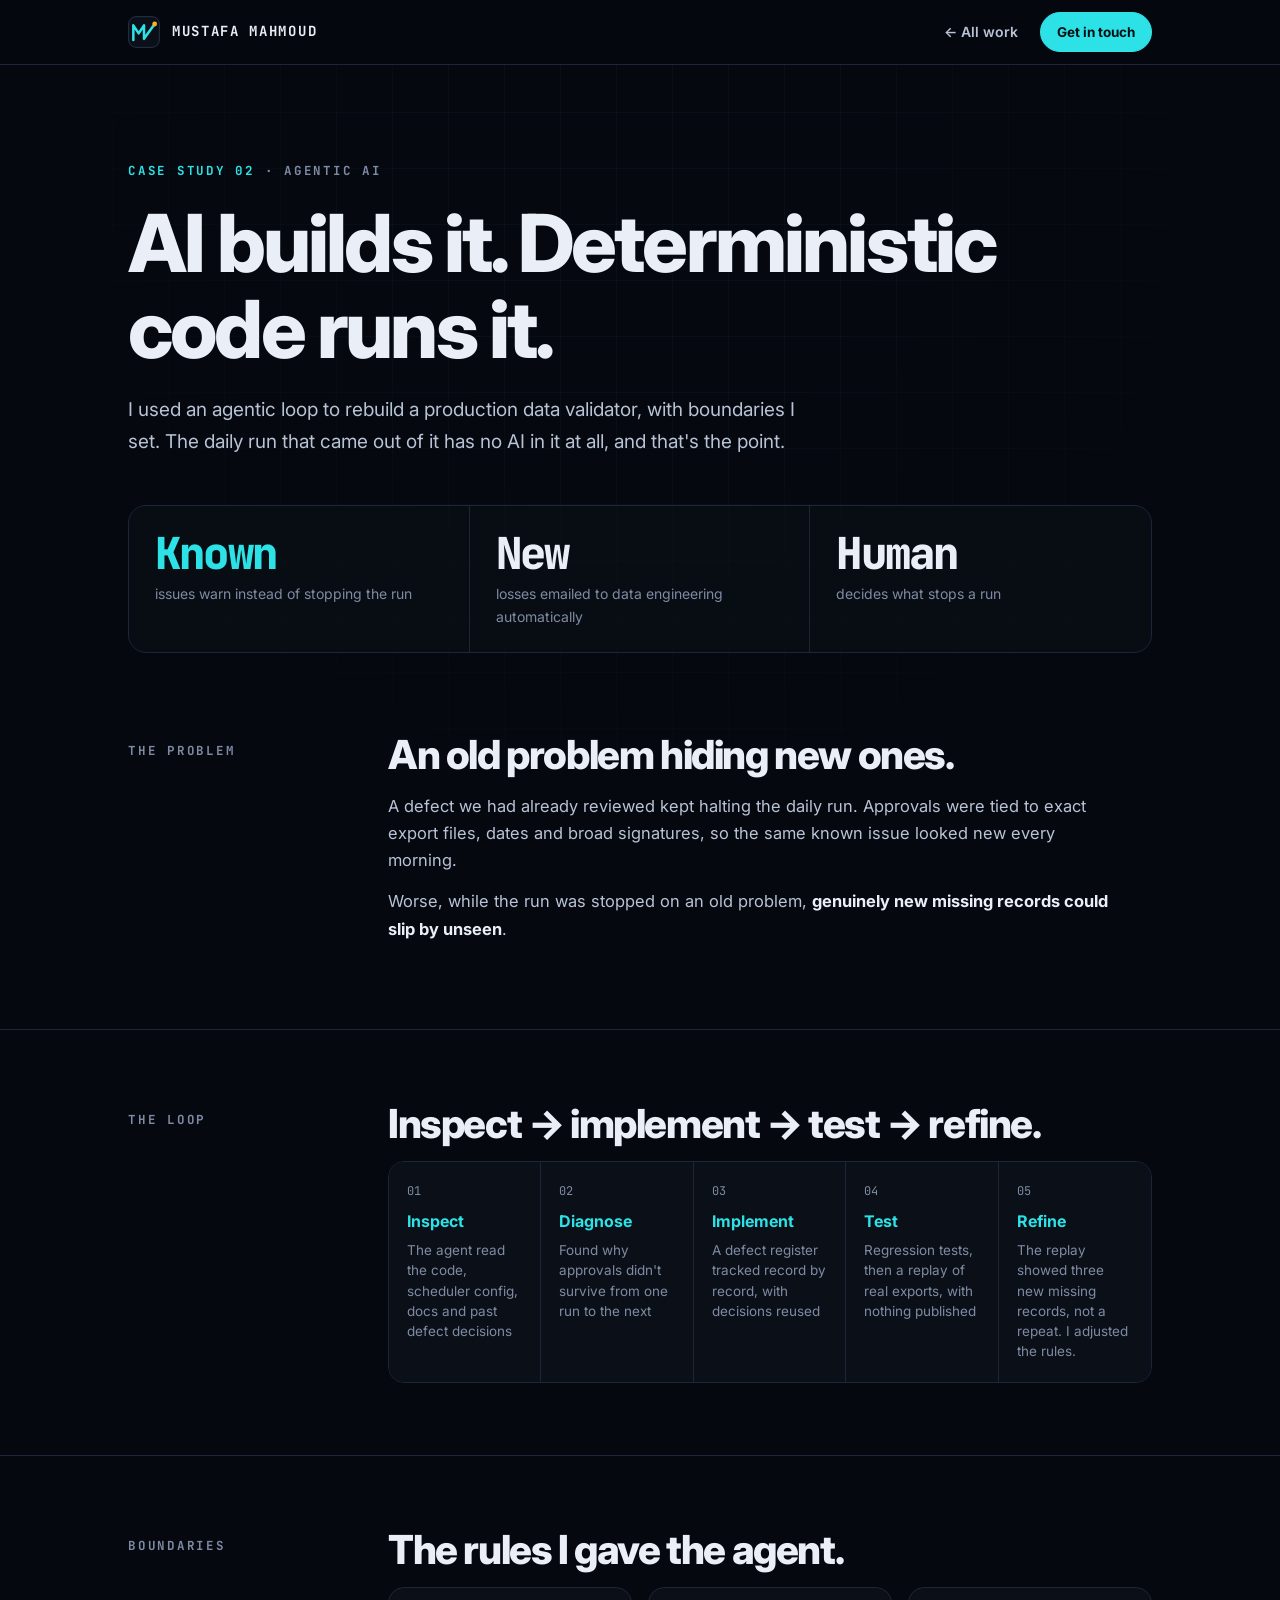
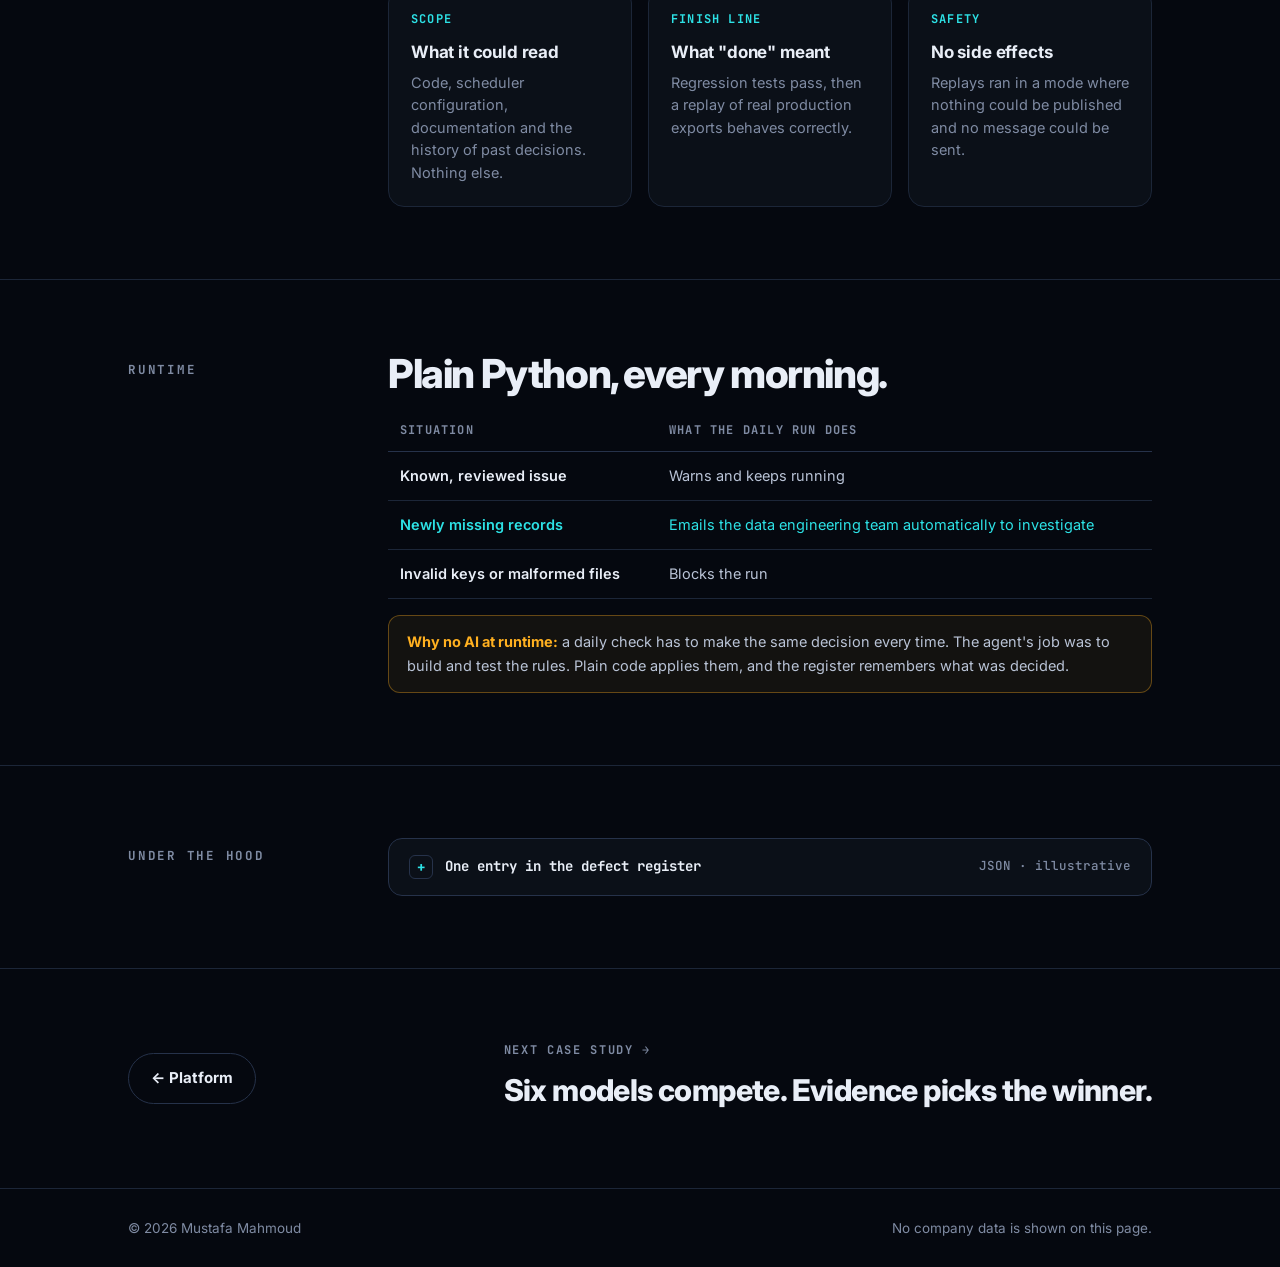
<file: validator.html>
<!doctype html>
<html lang="en">
<head>
<meta charset="utf-8">
<meta name="viewport" content="width=device-width,initial-scale=1">
<meta name="robots" content="noindex,nofollow">
<title>Agentic Validator | Mustafa Mahmoud</title>
<meta name="description" content="An agentic loop rebuilt a production data validator inside boundaries I set. The daily run is plain, deterministic code.">
<meta property="og:type" content="website">
<meta property="og:title" content="Agentic Validator | Mustafa Mahmoud">
<meta property="og:description" content="An agentic loop rebuilt a production data validator inside boundaries I set. The daily run is plain, deterministic code.">
<meta property="og:url" content="https://mustafasalah7.github.io/Portfolio-website/validator.html">
<meta property="og:image" content="https://mustafasalah7.github.io/Portfolio-website/assets/og.png">
<meta property="og:image:width" content="1200">
<meta property="og:image:height" content="630">
<meta name="twitter:card" content="summary_large_image">
<link rel="icon" type="image/svg+xml" href="assets/logo.svg">
<link rel="preconnect" href="https://fonts.googleapis.com">
<link rel="preconnect" href="https://fonts.gstatic.com" crossorigin>
<link href="https://fonts.googleapis.com/css2?family=Inter:wght@400;500;600;700;800&family=JetBrains+Mono:wght@500;700;800&display=swap" rel="stylesheet">
<link rel="stylesheet" href="assets/case.css">
</head>
<body>
<div class="grid-bg" aria-hidden="true"></div>
<header><div class="wrap nav"><a class="brand" href="index.html"><svg class="logo" viewBox="0 0 48 48" aria-hidden="true"><rect x="1" y="1" width="46" height="46" rx="11" fill="#0b1018" stroke="#26324a" stroke-width="1.5"/><polyline points="8,36 8,14 16,26 24,14 24,34 40,12" fill="none" stroke="#2de2e6" stroke-width="3.8" stroke-linecap="round" stroke-linejoin="round"/><circle cx="40" cy="12" r="3.6" fill="#ffb020"/></svg>MUSTAFA MAHMOUD</a><a class="back" href="index.html#work">← All work</a><a class="btn sm primary" href="index.html#contact">Get in touch</a></div></header>

<main>
<div class="wrap">
  <div class="hero">
    <div class="eyebrow"><b>Case study 02</b> · Agentic AI</div>
    <h1>AI builds it. Deterministic code runs it.</h1>
    <p class="lead">I used an agentic loop to rebuild a production data validator, with boundaries I set. The daily run that came out of it has no AI in it at all, and that's the point.</p>
    <div class="kpis">
      <div><b class="c">Known</b><span>issues warn instead of stopping the run</span></div>
      <div><b>New</b><span>losses emailed to data engineering automatically</span></div>
      <div><b>Human</b><span>decides what stops a run</span></div>
    </div>
  </div>
</div>

<section class="first"><div class="wrap sh rv">
  <div class="eyebrow">The problem</div>
  <div class="prose">
    <h2>An old problem hiding new ones.</h2>
    <p>A defect we had already reviewed kept halting the daily run. Approvals were tied to exact export files, dates and broad signatures, so the same known issue looked new every morning.</p>
    <p>Worse, while the run was stopped on an old problem, <b>genuinely new missing records could slip by unseen</b>.</p>
  </div>
</div></section>

<section><div class="wrap sh rv">
  <div class="eyebrow">The loop</div>
  <div>
    <h2>Inspect → implement → test → refine.</h2>
    <div class="steps">
      <div><div class="n">01</div><h4>Inspect</h4><p>The agent read the code, scheduler config, docs and past defect decisions</p></div>
      <div><div class="n">02</div><h4>Diagnose</h4><p>Found why approvals didn't survive from one run to the next</p></div>
      <div><div class="n">03</div><h4>Implement</h4><p>A defect register tracked record by record, with decisions reused</p></div>
      <div><div class="n">04</div><h4>Test</h4><p>Regression tests, then a replay of real exports, with nothing published</p></div>
      <div><div class="n">05</div><h4>Refine</h4><p>The replay showed three new missing records, not a repeat. I adjusted the rules.</p></div>
    </div>
  </div>
</div></section>

<section><div class="wrap sh rv">
  <div class="eyebrow">Boundaries</div>
  <div>
    <h2>The rules I gave the agent.</h2>
    <div class="cards three">
      <div class="card"><div class="k">Scope</div><h4>What it could read</h4><p>Code, scheduler configuration, documentation and the history of past decisions. Nothing else.</p></div>
      <div class="card"><div class="k">Finish line</div><h4>What "done" meant</h4><p>Regression tests pass, then a replay of real production exports behaves correctly.</p></div>
      <div class="card"><div class="k">Safety</div><h4>No side effects</h4><p>Replays ran in a mode where nothing could be published and no message could be sent.</p></div>
    </div>
  </div>
</div></section>

<section><div class="wrap sh rv">
  <div class="eyebrow">Runtime</div>
  <div>
    <h2>Plain Python, every morning.</h2>
    <table class="t">
      <thead><tr><th>Situation</th><th>What the daily run does</th></tr></thead>
      <tbody>
        <tr><td>Known, reviewed issue</td><td>Warns and keeps running</td></tr>
        <tr class="win"><td>Newly missing records</td><td>Emails the data engineering team automatically to investigate</td></tr>
        <tr><td>Invalid keys or malformed files</td><td>Blocks the run</td></tr>
      </tbody>
    </table>
    <p class="note"><b>Why no AI at runtime:</b> a daily check has to make the same decision every time. The agent's job was to build and test the rules. Plain code applies them, and the register remembers what was decided.</p>
  </div>
</div></section>

<section><div class="wrap sh rv">
  <div class="eyebrow">Under the hood</div>
  <div>
    <details class="code">
      <summary>One entry in the defect register <span>JSON · illustrative</span></summary>
<pre>{
  <span class="st">"record_key"</span>: <span class="st">"&lt;record id&gt;"</span>,
  <span class="st">"defect"</span>: <span class="st">"missing_from_export"</span>,
  <span class="st">"first_seen"</span>: <span class="st">"2026-10-12"</span>,
  <span class="st">"decision"</span>: <span class="st">"known_loss_accepted"</span>,
  <span class="st">"decided_by"</span>: <span class="st">"owner"</span>,
  <span class="st">"policy"</span>: <span class="st">"warn_only"</span>
}</pre>
      <p class="cap">An illustrative entry. Because decisions are stored per record, a known issue keeps its decision run after run, and anything not in the register is treated as new.</p>
    </details>
  </div>
</div></section>

<section><div class="wrap next">
  <a class="btn" href="platform.html">← Platform</a>
  <a class="go" href="forecasting.html"><span>NEXT CASE STUDY →</span>Six models compete. Evidence picks the winner.</a>
</div></section>
</main>
<footer><div class="wrap"><span>© 2026 Mustafa Mahmoud</span><span>No company data is shown on this page.</span></div></footer>
<script src="assets/case.js"></script>
</body>
</html>
</file>
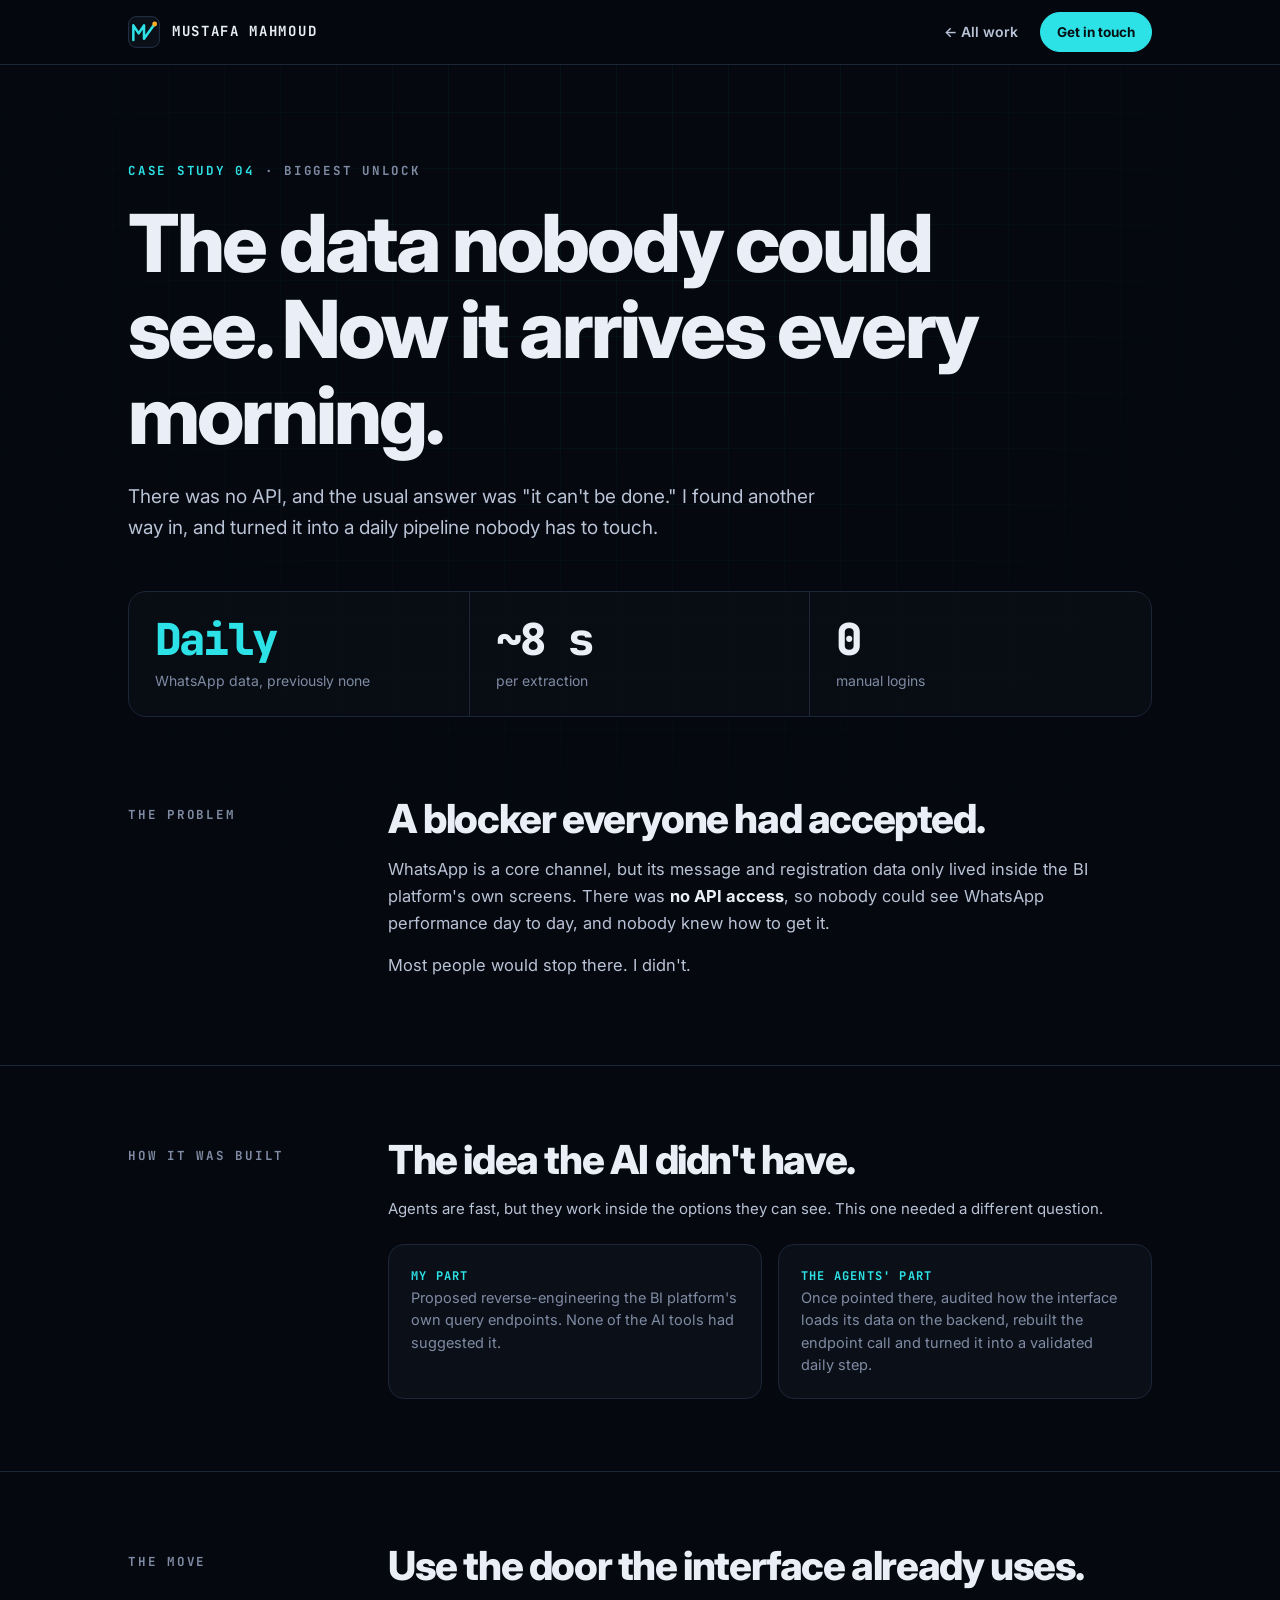
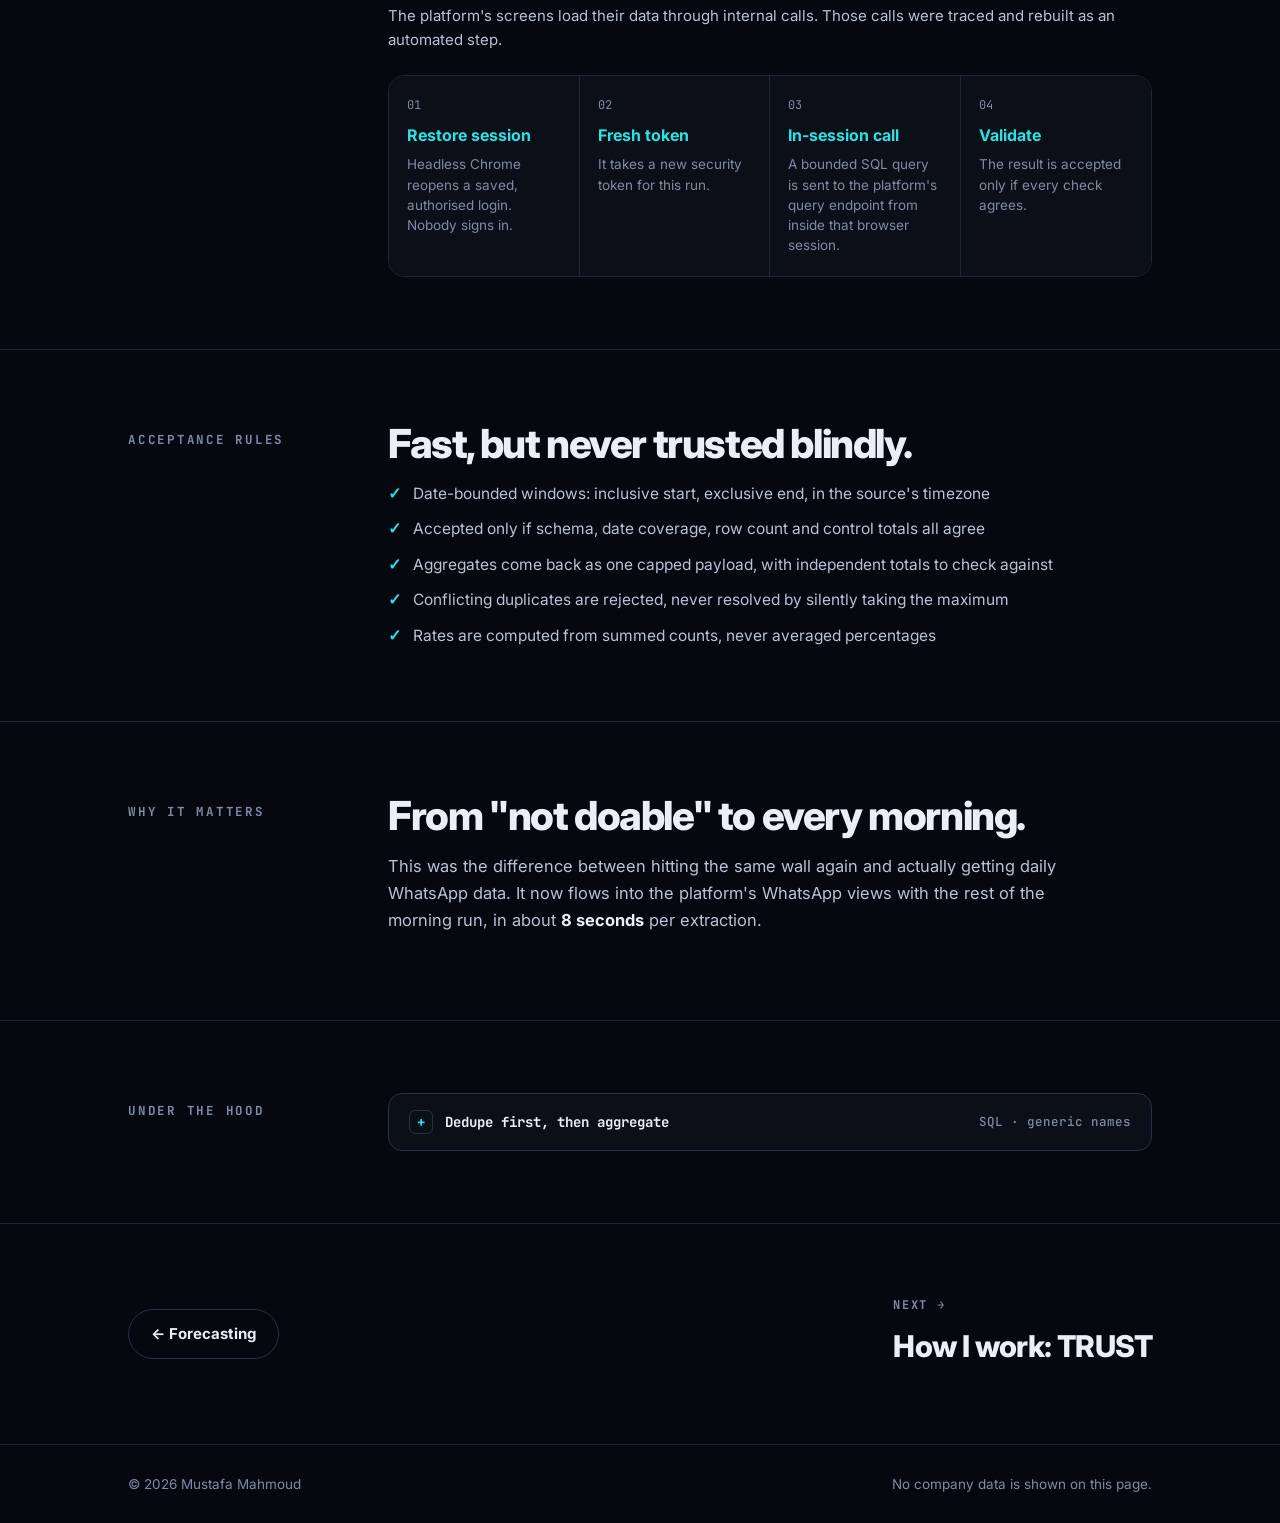
<file: whatsapp.html>
<!doctype html>
<html lang="en">
<head>
<meta charset="utf-8">
<meta name="viewport" content="width=device-width,initial-scale=1">
<meta name="robots" content="noindex,nofollow">
<title>WhatsApp Data Unlock | Mustafa Mahmoud</title>
<meta name="description" content="No API, so I proposed reverse-engineering the BI platform's own endpoints. The agents rebuilt the call, and WhatsApp data now arrives every morning.">
<meta property="og:type" content="website">
<meta property="og:title" content="WhatsApp Data Unlock | Mustafa Mahmoud">
<meta property="og:description" content="No API, so I proposed reverse-engineering the BI platform's own endpoints. The agents rebuilt the call, and WhatsApp data now arrives every morning.">
<meta property="og:url" content="https://mustafasalah7.github.io/Portfolio-website/whatsapp.html">
<meta property="og:image" content="https://mustafasalah7.github.io/Portfolio-website/assets/og.png">
<meta property="og:image:width" content="1200">
<meta property="og:image:height" content="630">
<meta name="twitter:card" content="summary_large_image">
<link rel="icon" type="image/svg+xml" href="assets/logo.svg">
<link rel="preconnect" href="https://fonts.googleapis.com">
<link rel="preconnect" href="https://fonts.gstatic.com" crossorigin>
<link href="https://fonts.googleapis.com/css2?family=Inter:wght@400;500;600;700;800&family=JetBrains+Mono:wght@500;700;800&display=swap" rel="stylesheet">
<link rel="stylesheet" href="assets/case.css">
</head>
<body>
<div class="grid-bg" aria-hidden="true"></div>
<header><div class="wrap nav"><a class="brand" href="index.html"><svg class="logo" viewBox="0 0 48 48" aria-hidden="true"><rect x="1" y="1" width="46" height="46" rx="11" fill="#0b1018" stroke="#26324a" stroke-width="1.5"/><polyline points="8,36 8,14 16,26 24,14 24,34 40,12" fill="none" stroke="#2de2e6" stroke-width="3.8" stroke-linecap="round" stroke-linejoin="round"/><circle cx="40" cy="12" r="3.6" fill="#ffb020"/></svg>MUSTAFA MAHMOUD</a><a class="back" href="index.html#work">← All work</a><a class="btn sm primary" href="index.html#contact">Get in touch</a></div></header>

<main>
<div class="wrap">
  <div class="hero">
    <div class="eyebrow"><b>Case study 04</b> · Biggest unlock</div>
    <h1>The data nobody could see. Now it arrives every morning.</h1>
    <p class="lead">There was no API, and the usual answer was "it can't be done." I found another way in, and turned it into a daily pipeline nobody has to touch.</p>
    <div class="kpis">
      <div><b class="c">Daily</b><span>WhatsApp data, previously none</span></div>
      <div><b>~8 s</b><span>per extraction</span></div>
      <div><b>0</b><span>manual logins</span></div>
    </div>
  </div>
</div>

<section class="first"><div class="wrap sh rv">
  <div class="eyebrow">The problem</div>
  <div class="prose">
    <h2>A blocker everyone had accepted.</h2>
    <p>WhatsApp is a core channel, but its message and registration data only lived inside the BI platform's own screens. There was <b>no API access</b>, so nobody could see WhatsApp performance day to day, and nobody knew how to get it.</p>
    <p>Most people would stop there. I didn't.</p>
  </div>
</div></section>

<section><div class="wrap sh rv">
  <div class="eyebrow">How it was built</div>
  <div>
    <h2>The idea the AI didn't have.</h2>
    <p class="tabcap" style="margin:0 0 22px">Agents are fast, but they work inside the options they can see. This one needed a different question.</p>
    <div class="cards">
      <div class="card"><div class="k">My part</div><p>Proposed reverse-engineering the BI platform's own query endpoints. None of the AI tools had suggested it.</p></div>
      <div class="card"><div class="k">The agents' part</div><p>Once pointed there, audited how the interface loads its data on the backend, rebuilt the endpoint call and turned it into a validated daily step.</p></div>
    </div>
  </div>
</div></section>

<section><div class="wrap sh rv">
  <div class="eyebrow">The move</div>
  <div>
    <h2>Use the door the interface already uses.</h2>
    <p class="tabcap" style="margin:0 0 22px">The platform's screens load their data through internal calls. Those calls were traced and rebuilt as an automated step.</p>
    <div class="steps" style="grid-template-columns:repeat(4,1fr)">
      <div><div class="n">01</div><h4>Restore session</h4><p>Headless Chrome reopens a saved, authorised login. Nobody signs in.</p></div>
      <div><div class="n">02</div><h4>Fresh token</h4><p>It takes a new security token for this run.</p></div>
      <div><div class="n">03</div><h4>In-session call</h4><p>A bounded SQL query is sent to the platform's query endpoint from inside that browser session.</p></div>
      <div><div class="n">04</div><h4>Validate</h4><p>The result is accepted only if every check agrees.</p></div>
    </div>
  </div>
</div></section>

<section><div class="wrap sh rv">
  <div class="eyebrow">Acceptance rules</div>
  <div>
    <h2>Fast, but never trusted blindly.</h2>
    <ul class="checks">
      <li>Date-bounded windows: inclusive start, exclusive end, in the source's timezone</li>
      <li>Accepted only if schema, date coverage, row count and control totals all agree</li>
      <li>Aggregates come back as one capped payload, with independent totals to check against</li>
      <li>Conflicting duplicates are rejected, never resolved by silently taking the maximum</li>
      <li>Rates are computed from summed counts, never averaged percentages</li>
    </ul>
  </div>
</div></section>

<section><div class="wrap sh rv">
  <div class="eyebrow">Why it matters</div>
  <div class="prose">
    <h2>From "not doable" to every morning.</h2>
    <p>This was the difference between hitting the same wall again and actually getting daily WhatsApp data. It now flows into the platform's WhatsApp views with the rest of the morning run, in about <b>8 seconds</b> per extraction.</p>
  </div>
</div></section>

<section><div class="wrap sh rv">
  <div class="eyebrow">Under the hood</div>
  <div>
    <details class="code">
      <summary>Dedupe first, then aggregate <span>SQL · generic names</span></summary>
<pre><span class="kw">WITH</span> message_facts <span class="kw">AS</span> (
  <span class="kw">SELECT</span>
    message_id, template_name,
    min(send_time)                       <span class="kw">AS</span> first_send,
    max(send_status = 1)                 <span class="kw">AS</span> sent,
    max(is_delivered = 1 <span class="kw">OR</span> is_read = 1) <span class="kw">AS</span> delivered,
    max(is_read = 1)                     <span class="kw">AS</span> read,
    uniqExact(tuple(send_status, is_delivered, is_read)) <span class="kw">AS</span> variants
  <span class="kw">FROM</span>   analytics.message_send_log
  <span class="kw">WHERE</span>  send_time &gt;= toDateTime(<span class="st">'&lt;START&gt;'</span>, <span class="st">'Asia/Shanghai'</span>)
    <span class="kw">AND</span>  send_time &lt;  toDateTime(<span class="st">'&lt;END&gt;'</span>,   <span class="st">'Asia/Shanghai'</span>)
  <span class="kw">GROUP BY</span> message_id, template_name
)
<span class="kw">SELECT</span>
  toDate(first_send, <span class="st">'Asia/Shanghai'</span>) <span class="kw">AS</span> day, template_name,
  sum(sent) <span class="kw">AS</span> sent_count, sum(delivered) <span class="kw">AS</span> delivered_count, sum(read) <span class="kw">AS</span> read_count,
  countIf(variants != 1) <span class="kw">AS</span> conflicts   <span class="cm">-- must be 0, or the run is rejected</span>
<span class="kw">FROM</span> message_facts
<span class="kw">GROUP BY</span> day, template_name;</pre>
      <p class="cap">Table and column names are generic. The pattern is real: one row per message first, so a message can never be counted twice.</p>
    </details>
  </div>
</div></section>

<section><div class="wrap next">
  <a class="btn" href="forecasting.html">← Forecasting</a>
  <a class="go" href="index.html#how"><span>NEXT →</span>How I work: TRUST</a>
</div></section>
</main>
<footer><div class="wrap"><span>© 2026 Mustafa Mahmoud</span><span>No company data is shown on this page.</span></div></footer>
<script src="assets/case.js"></script>
</body>
</html>
</file>
<file: assets/case.css>
:root{
  --bg:#05080f;--surface:#0b1018;--surface2:#101827;--line:#1c2638;--line2:#26324a;
  --ink:#e9eef7;--ink2:#b9c3d6;--dim:#7f8ba3;--cyan:#2de2e6;--amber:#ffb020;--red:#ff4d6d;
  --sans:'Inter',system-ui,sans-serif;--mono:'JetBrains Mono',ui-monospace,Consolas,monospace;
}
*{box-sizing:border-box;margin:0;padding:0}
html{scroll-behavior:smooth;scroll-padding-top:72px}
body{background:var(--bg);color:var(--ink);font-family:var(--sans);line-height:1.65;font-size:16.5px;-webkit-font-smoothing:antialiased}
a{color:inherit}
img,video{display:block;max-width:100%}
.wrap{max-width:1080px;margin:0 auto;padding:0 28px}
.grid-bg{position:fixed;inset:0;pointer-events:none;z-index:0;background-image:linear-gradient(rgba(45,226,230,.04) 1px,transparent 1px),linear-gradient(90deg,rgba(45,226,230,.04) 1px,transparent 1px);background-size:56px 56px;mask-image:radial-gradient(ellipse at 50% 20%,#000 25%,transparent 80%)}
main,header,footer{position:relative;z-index:1}
.eyebrow{font-family:var(--mono);font-size:12.5px;font-weight:700;letter-spacing:.14em;text-transform:uppercase;color:var(--dim)}
.eyebrow b{color:var(--cyan)}
h1,h2,h3{letter-spacing:-.035em;line-height:1.08}
.c{color:var(--cyan)}.a{color:var(--amber)}

header{position:sticky;top:0;z-index:20;background:rgba(5,8,15,.82);backdrop-filter:blur(10px);border-bottom:1px solid var(--line)}
.nav{display:flex;align-items:center;height:64px;gap:22px}
.brand{font-family:var(--mono);font-weight:700;font-size:14px;letter-spacing:.12em;text-decoration:none}
.brand i{display:inline-block;width:8px;height:8px;border-radius:50%;background:var(--cyan);margin-right:10px;box-shadow:0 0 12px var(--cyan)}
.nav .back{margin-left:auto;font-size:14px;font-weight:600;color:var(--ink2);text-decoration:none}
.nav .back:hover{color:var(--ink)}
.btn{display:inline-flex;align-items:center;gap:8px;font-weight:700;font-size:15px;text-decoration:none;border-radius:999px;padding:12px 22px;border:1.5px solid var(--line2);transition:border-color .2s,transform .2s;background:none;color:var(--ink);cursor:pointer;font-family:inherit}
.btn:hover{border-color:var(--cyan);transform:translateY(-1px)}
.btn.primary{background:var(--cyan);border-color:var(--cyan);color:#041014}
.btn.sm{padding:8px 16px;font-size:13.5px}

.hero{padding:96px 0 40px}
.hero h1{font-size:clamp(42px,6.4vw,80px);font-weight:800;margin-top:18px;max-width:900px}
.hero .lead{font-size:19px;color:var(--ink2);max-width:700px;margin-top:22px}
.kpis{display:grid;grid-template-columns:repeat(3,1fr);margin-top:48px;border:1px solid var(--line);border-radius:18px;overflow:hidden;background:rgba(11,16,24,.7)}
.kpis div{padding:24px 26px;border-right:1px solid var(--line)}
.kpis div:last-child{border-right:0}
.kpis b{display:block;font-family:var(--mono);font-size:clamp(30px,3.6vw,44px);font-weight:800;letter-spacing:-.04em;line-height:1.05}
.kpis span{display:block;color:var(--dim);font-size:14px;margin-top:6px}

section{padding:72px 0;border-top:1px solid var(--line)}
section.first{border-top:0;padding-top:40px}
.sh{display:grid;grid-template-columns:220px 1fr;gap:40px}
.sh>.eyebrow{padding-top:8px}
.sh h2{font-size:clamp(28px,3.4vw,40px);font-weight:800;margin-bottom:16px}
.prose p{color:var(--ink2);margin-bottom:14px;max-width:720px}
.prose p b{color:var(--ink)}

.frame{position:relative;border:1px solid var(--line2);border-radius:18px;background:var(--surface);overflow:hidden;box-shadow:0 30px 80px rgba(0,0,0,.5)}
.frame .bar{display:flex;align-items:center;gap:8px;height:38px;padding:0 14px;border-bottom:1px solid var(--line);font-family:var(--mono);font-size:12px;color:var(--dim);letter-spacing:.08em}
.frame .bar i{width:9px;height:9px;border-radius:50%;background:var(--line2)}
.frame .bar em{margin-left:auto;font-style:normal}
.film{max-width:620px}
.film video{width:100%;aspect-ratio:1/1;background:#05080f}

.tabs{display:flex;flex-wrap:wrap;gap:8px;margin:6px 0 18px}
.tabs button{font-family:var(--mono);font-size:12.5px;font-weight:700;color:var(--ink2);background:none;border:1px solid var(--line2);border-radius:999px;padding:7px 14px;cursor:pointer}
.tabs button[aria-selected=true]{background:var(--cyan);border-color:var(--cyan);color:#041014}
.tabcap{margin-top:14px;color:var(--ink2);font-size:15px;max-width:760px}
.tabcap b{color:var(--ink)}

.cards{display:grid;grid-template-columns:repeat(2,1fr);gap:16px}
.cards.three{grid-template-columns:repeat(3,1fr)}
.cards.four{grid-template-columns:repeat(4,1fr)}
.card{border:1px solid var(--line);border-radius:16px;padding:22px 22px;background:var(--surface)}
.card .k{font-family:var(--mono);font-size:12px;font-weight:700;letter-spacing:.1em;color:var(--cyan);text-transform:uppercase}
.card h4{font-size:17px;letter-spacing:-.01em;margin:8px 0 6px}
.card p{font-size:14.5px;color:var(--dim);line-height:1.55}

.steps{display:grid;grid-template-columns:repeat(5,1fr);gap:0;border:1px solid var(--line);border-radius:16px;overflow:hidden}
.steps>div{padding:20px 18px;border-right:1px solid var(--line);background:var(--surface);position:relative}
.steps>div:last-child{border-right:0}
.steps .n{font-family:var(--mono);font-size:12px;color:var(--dim)}
.steps h4{font-size:16px;margin:6px 0 6px;color:var(--cyan)}
.steps p{font-size:13.5px;color:var(--dim);line-height:1.5}
.note{margin-top:16px;border:1px solid rgba(255,176,32,.35);background:rgba(255,176,32,.06);border-radius:12px;padding:14px 18px;font-size:14.5px;color:var(--ink2)}
.note b{color:var(--amber)}

.stack{display:grid;grid-template-columns:repeat(4,1fr);gap:12px}
.stack div{border:1px solid var(--line);border-radius:14px;padding:16px 16px;background:var(--surface)}
.stack b{font-family:var(--mono);font-size:14px;color:var(--cyan)}
.stack p{font-size:13.5px;color:var(--dim);margin-top:6px;line-height:1.5}
.flowline{margin-top:16px;font-family:var(--mono);font-size:14px;color:var(--ink2)}
.flowline code{color:var(--cyan)}

.checks{list-style:none;display:grid;gap:10px;max-width:760px}
.checks li{display:flex;gap:12px;color:var(--ink2);font-size:15.5px}
.checks li::before{content:'✓';color:var(--cyan);font-weight:800;font-family:var(--mono)}

table.t{width:100%;border-collapse:collapse;font-size:14.5px}
table.t th{text-align:left;font-family:var(--mono);font-size:12px;letter-spacing:.1em;text-transform:uppercase;color:var(--dim);font-weight:700;padding:10px 12px;border-bottom:1px solid var(--line2)}
table.t td{padding:12px;border-bottom:1px solid var(--line);color:var(--ink2);vertical-align:top}
table.t td:first-child{color:var(--ink);font-weight:600;white-space:nowrap}
table.t tr.win td{color:var(--cyan)}

details.code{border:1px solid var(--line2);border-radius:14px;background:var(--surface);overflow:hidden}
details.code summary{cursor:pointer;list-style:none;padding:16px 20px;font-family:var(--mono);font-size:14px;font-weight:700;display:flex;align-items:center;gap:12px}
details.code summary::-webkit-details-marker{display:none}
details.code summary::before{content:'+';display:grid;place-items:center;width:22px;height:22px;border-radius:6px;border:1px solid var(--line2);color:var(--cyan)}
details.code[open] summary::before{content:'−'}
details.code summary span{margin-left:auto;font-weight:500;color:var(--dim);font-size:12.5px}
details.code pre{margin:0;padding:20px 22px;border-top:1px solid var(--line);overflow:auto;font-family:var(--mono);font-size:13px;line-height:1.65;color:#cfd8e8;background:#070b13}
details.code .cm{color:#6b7891}.code .kw{color:var(--cyan)}.code .st{color:var(--amber)}
details.code p.cap{padding:0 22px 16px;font-size:13px;color:var(--dim)}
details.code+details.code{margin-top:12px}

.next{display:flex;justify-content:space-between;align-items:center;gap:20px;flex-wrap:wrap}
.next a.go{text-decoration:none;font-size:clamp(22px,2.6vw,30px);font-weight:800;letter-spacing:-.02em}
.next a.go span{display:block;font-family:var(--mono);font-size:12px;letter-spacing:.14em;color:var(--dim);font-weight:700;margin-bottom:6px}
.next a.go:hover{color:var(--cyan)}
footer{border-top:1px solid var(--line);padding:28px 0;color:var(--dim);font-size:13.5px}
footer .wrap{display:flex;justify-content:space-between;gap:20px;flex-wrap:wrap}

.rv{opacity:0;transform:translateY(22px);transition:opacity .8s ease,transform .8s ease}
.rv.in{opacity:1;transform:none}

@media (max-width:900px){
  .sh{grid-template-columns:1fr;gap:10px}
  .cards,.cards.three,.cards.four,.stack{grid-template-columns:1fr 1fr}
  .steps{grid-template-columns:1fr}.steps>div{border-right:0;border-bottom:1px solid var(--line)}
}
@media (max-width:620px){
  .wrap{padding:0 16px}
  .hero{padding:64px 0 28px}
  .kpis{grid-template-columns:1fr}.kpis div{border-right:0;border-bottom:1px solid var(--line)}
  .cards,.cards.three,.cards.four,.stack{grid-template-columns:1fr}
  table.t td:first-child{white-space:normal}
  .frame .bar em{display:none}
}
/* launch film */
.frame.filmframe{box-shadow:0 30px 80px rgba(0,0,0,.5),0 0 0 1px rgba(45,226,230,.28),0 0 70px rgba(45,226,230,.16)}
.filmwrap{position:relative}
.filmwrap video{width:100%;aspect-ratio:1/1;background:#05080f;display:block}
.rec{display:inline-flex;align-items:center;gap:8px;margin-left:8px;color:var(--ink);font-weight:700}
.rec b{width:8px;height:8px;border-radius:50%;background:#ff4d6d;box-shadow:0 0 8px #ff4d6d;animation:recblink 1.4s infinite}
@keyframes recblink{50%{opacity:.25}}
.soundon{position:absolute;left:50%;bottom:22px;transform:translateX(-50%);display:inline-flex;align-items:center;gap:8px;font:700 15px/1 var(--sans);color:#041014;background:var(--cyan);border:0;border-radius:999px;padding:13px 22px;cursor:pointer;white-space:nowrap;animation:soundpulse 2.2s infinite}
.soundon:hover{filter:brightness(1.12)}
.soundon.big{bottom:50%;transform:translate(-50%,50%);font-size:18px;padding:17px 30px}
.soundon[hidden]{display:none}
@keyframes soundpulse{0%{box-shadow:0 10px 30px rgba(0,0,0,.5),0 0 0 0 rgba(45,226,230,.55)}70%{box-shadow:0 10px 30px rgba(0,0,0,.5),0 0 0 18px rgba(45,226,230,0)}100%{box-shadow:0 10px 30px rgba(0,0,0,.5),0 0 0 0 rgba(45,226,230,0)}}
.filmlink{align-self:center;font-family:var(--mono);font-size:13.5px;font-weight:700;letter-spacing:.06em;color:var(--cyan);text-decoration:none;border-bottom:1px solid rgba(45,226,230,.35);padding-bottom:2px}
.filmlink:hover{border-color:var(--cyan)}
@media (prefers-reduced-motion:reduce){*{animation:none!important;transition:none!important;scroll-behavior:auto!important}.rv{opacity:1;transform:none}}
.sh>*{min-width:0}
@media (max-width:620px){.nav .btn.sm{display:none}.nav{gap:14px}}
.brand{display:inline-flex;align-items:center}.brand svg.logo{width:32px;height:32px;margin-right:12px;flex:none;transition:transform .25s}.brand:hover svg.logo{transform:rotate(-6deg) scale(1.06)}
</file>
